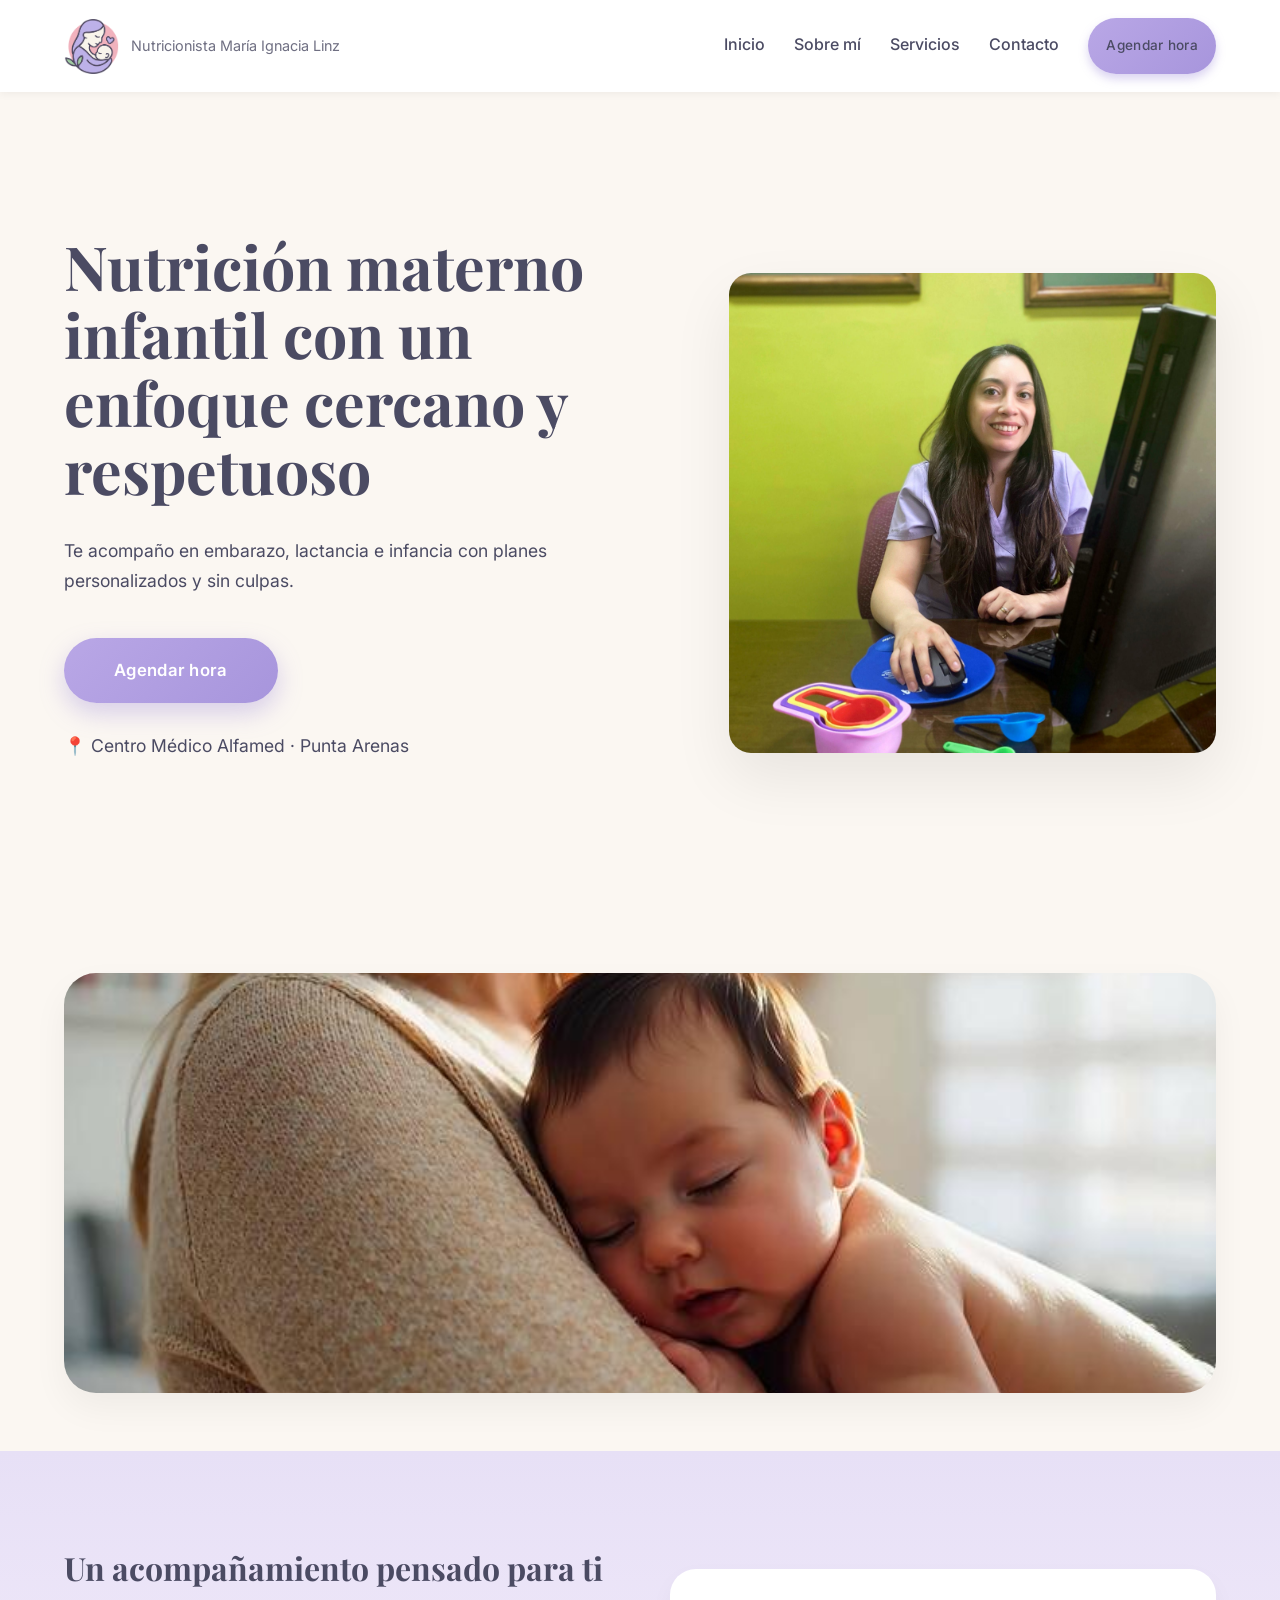
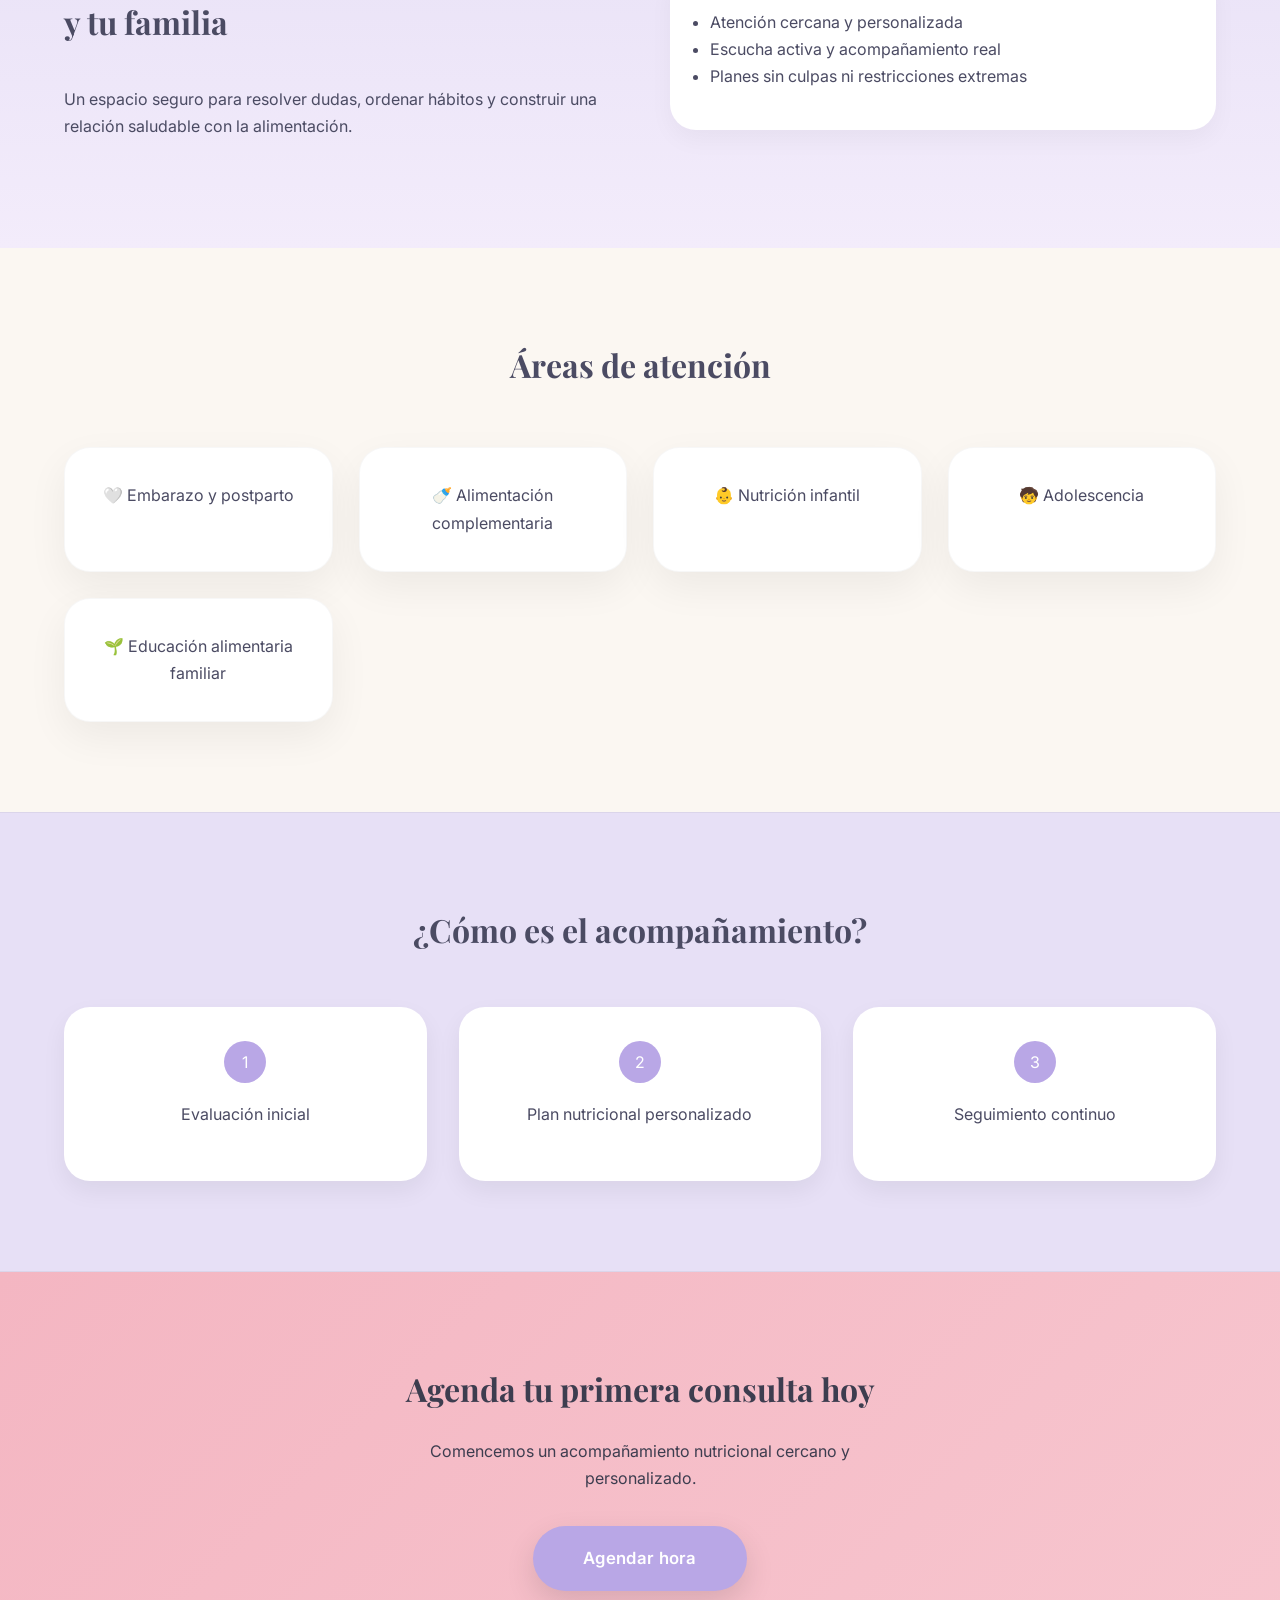
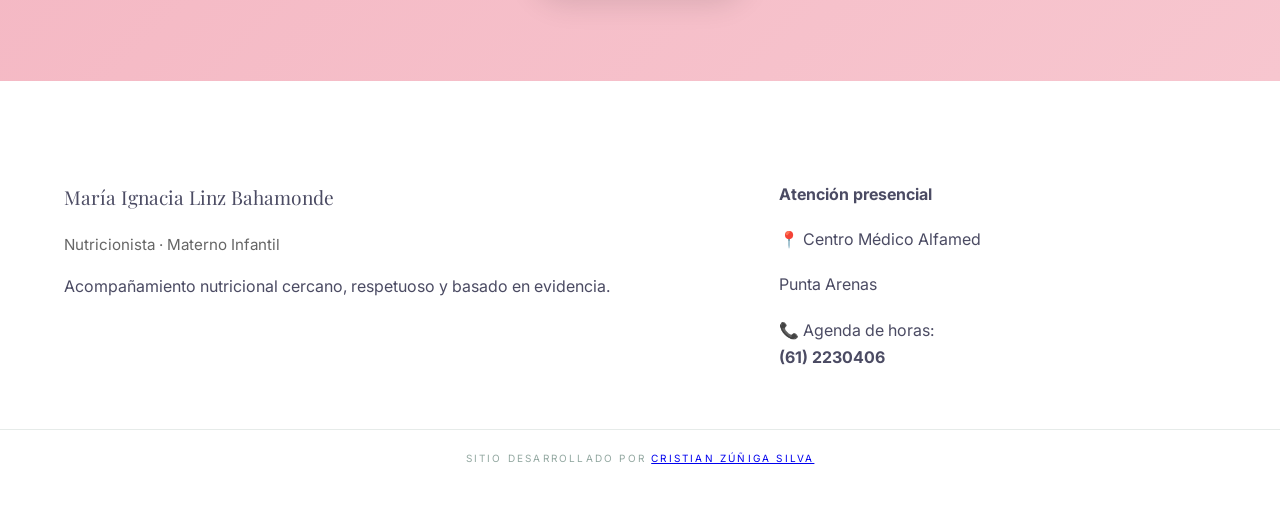
<file: index.html>
<!DOCTYPE html>
<html lang="es">
<head>
  <meta charset="UTF-8">
  <meta name="viewport" content="width=device-width, initial-scale=1.0">
  <title>María Ignacia Linz | Nutricionista Materno Infantil</title>
  <meta name="description" content="Nutrición materno infantil en Punta Arenas. Acompañamiento cercano durante embarazo, lactancia, infancia y adolescencia.">
  <link rel="stylesheet" href="styles.css">
  <link rel="preconnect" href="https://fonts.googleapis.com">
  <link rel="preconnect" href="https://fonts.gstatic.com" crossorigin>
  <link href="https://fonts.googleapis.com/css2?family=Playfair+Display:wght@500;600&family=Inter:wght@300;400;500&display=swap" rel="stylesheet">
</head>

<body class="home">

<header class="header">
  <div class="container header-content">
    <div class="brand">
        <img src="imagenes/logo 3.png" alt="Logo Nutrición Materno Infantil" class="logo">
        <span class="brand-name">Nutricionista María Ignacia Linz</span>
    </div>

    <button class="menu-toggle" aria-label="Abrir menú">
      ☰
    </button>

    <nav class="nav">
      <a href="index.html">Inicio</a>
      <a href="sobre-mi.html">Sobre mí</a>
      <a href="servicios.html">Servicios</a>
      <a href="contacto.html">Contacto</a>
      <a href="agendar.html" class="btn tertiary nav-cta">Agendar hora</a>
    </nav>

  </div>
</header>

<section class="hero">
  <div class="container hero-grid">
    <div class="hero-text">
      <h1>Nutrición materno infantil con un enfoque cercano y respetuoso</h1>
      <p class="hero-sub">
        Te acompaño en embarazo, lactancia e infancia con planes personalizados y sin culpas.
      </p>

      <div class="hero-buttons">
        <a href="agendar.html" class="btn primary">Agendar hora</a>
      </div>
      <p class="hero-meta">📍 Centro Médico Alfamed · Punta Arenas</p>
    </div>

    <div class="hero-image">
      
      <img src="imagenes/nutri.jpeg" alt="Nutrición materno infantil">
    </div>
  </div>
</section>

<section class="visual-connection">
  <div class="container">
    <img 
      src="imagenes/bebe.jpg" 
      alt="Acompañamiento nutricional materno infantil"
      class="visual-image"
    >
  </div>
</section>

<section class="emotional">
  <div class="container emotional-grid">
    <div>
      <h2>Un acompañamiento pensado para ti y tu familia</h2>
      <p>
        Un espacio seguro para resolver dudas, ordenar hábitos y construir una relación saludable con la alimentación.
      </p>

    </div>
    <div class="emotional-card">
      <ul class="emotional-list">
        <li>Atención cercana y personalizada</li>
        <li>Escucha activa y acompañamiento real</li>
        <li>Planes sin culpas ni restricciones extremas</li>
      </ul>

    </div>
  </div>
</section>

<section class="services">
  <div class="container">
    <h2>Áreas de atención</h2>
    <div class="services-grid">
      <div class="service-card">🤍 Embarazo y postparto</div>
      <div class="service-card">🍼 Alimentación complementaria</div>
      <div class="service-card">👶 Nutrición infantil</div>
      <div class="service-card">🧒 Adolescencia</div>
      <div class="service-card">🌱 Educación alimentaria familiar</div>
</div>

  </div>
</section>

<section class="process">
  <div class="container">
    <h2>¿Cómo es el acompañamiento?</h2>
    <div class="process-grid">
      <div class="process-step">
        <span>1</span>
        <p>Evaluación inicial</p>
      </div>
      <div class="process-step">
        <span>2</span>
        <p>Plan nutricional personalizado</p>
      </div>
      <div class="process-step">
        <span>3</span>
        <p>Seguimiento continuo</p>
      </div>
    </div>
  </div>
</section>

<section class="cta">
  <div class="container">

    <h2>Agenda tu primera consulta hoy</h2>

    <p>
      Comencemos un acompañamiento nutricional cercano y personalizado.
    </p>

    <a href="agendar.html" class="btn primary">Agendar hora</a>

  </div>
</section>


<footer class="footer">
  <div class="container footer-grid">

    <div class="footer-brand">
      <p class="footer-name">María Ignacia Linz Bahamonde</p>
      <p class="footer-role">Nutricionista · Materno Infantil</p>
      <p class="footer-phrase">
        Acompañamiento nutricional cercano, respetuoso y basado en evidencia.
      </p>
    </div>

    <div class="footer-contact">
      <p><strong>Atención presencial</strong></p>
      <p>📍 Centro Médico Alfamed</p>
      <p>Punta Arenas</p>
      <p class="footer-phone">
        📞 Agenda de horas: <br>
        <strong>(61) 2230406</strong>
      </p>
    </div>

  </div>

  <div class="footer-credit">
    <p>
      Sitio desarrollado por 
      <a href="https://www.linkedin.com/in/cristianzunigas/" target="_blank">
        Cristian Zúñiga Silva
      </a>
    </p>
  </div>
</footer>

<script src="main.js"></script>

</body>
</html>
</file>
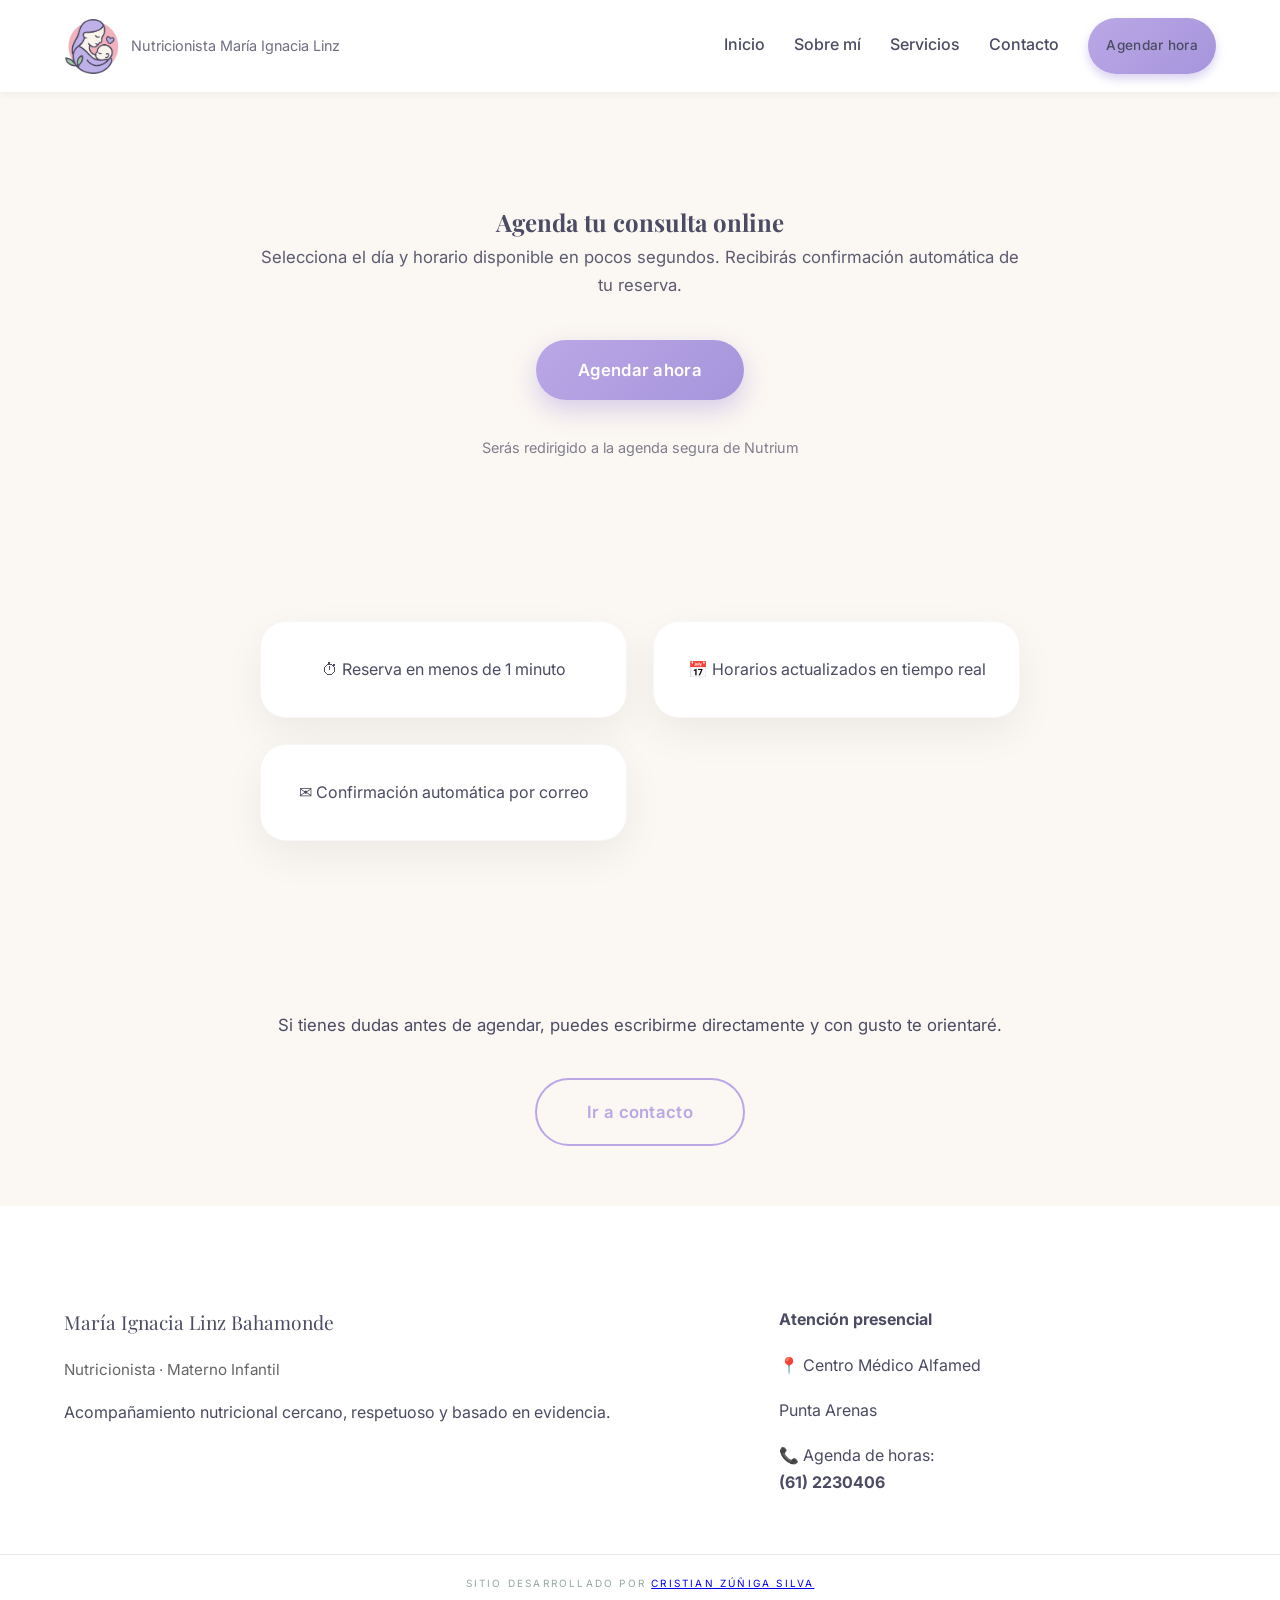
<file: agendar.html>
<!DOCTYPE html>
<html lang="es">
<head>
  <meta charset="UTF-8">
  <meta name="viewport" content="width=device-width, initial-scale=1.0">

  <title>Agendar hora | María Ignacia Linz</title>
  <meta name="description" content="Agenda tu consulta nutricional online de forma rápida y segura.">

  <link rel="stylesheet" href="styles.css">

  <link rel="preconnect" href="https://fonts.googleapis.com">
  <link rel="preconnect" href="https://fonts.gstatic.com" crossorigin>
  <link href="https://fonts.googleapis.com/css2?family=Playfair+Display:wght@500;600&family=Inter:wght@300;400;500&display=swap" rel="stylesheet">
</head>

<body class="agendar">

<header class="header">
  <div class="container header-content">

    <div class="brand">
      <img src="imagenes/logo 3.png" class="logo">
      <span class="brand-name">Nutricionista María Ignacia Linz</span>
    </div>

    <button class="menu-toggle">☰</button>

    <nav class="nav">
      <a href="index.html">Inicio</a>
      <a href="sobre-mi.html">Sobre mí</a>
      <a href="servicios.html">Servicios</a>
      <a href="contacto.html">Contacto</a>
      <a href="agendar.html" class="btn tertiary nav-cta">Agendar hora</a>
    </nav>

  </div>
</header>


<!-- HERO AGENDA -->
<section class="agendar-hero">
  <div class="container narrow">

    <h1>Agenda tu consulta online</h1>

    <p class="agendar-sub">
      Selecciona el día y horario disponible en pocos segundos.
      Recibirás confirmación automática de tu reserva.
    </p>

    <a 
      href="https://nutrium.com/p/nutricionistamilinz/schedule"
      target="_blank"
      class="btn primary agendar-btn">
      Agendar ahora
    </a>

    <p class="agendar-note">
      Serás redirigido a la agenda segura de 
      Nutrium
    </p>

  </div>
</section>


<!-- BENEFICIOS -->
<section class="services">
  <div class="container narrow">

    <div class="services-grid">

      <div class="service-card">⏱ Reserva en menos de 1 minuto</div>
      <div class="service-card">📅 Horarios actualizados en tiempo real</div>
      <div class="service-card">✉ Confirmación automática por correo</div>

    </div>

  </div>
</section>


<!-- CTA HUMANO -->
<section class="editorial-close">
  <div class="container narrow">
    <p>
      Si tienes dudas antes de agendar,
      puedes escribirme directamente y con gusto te orientaré.
    </p>

    <a href="contacto.html" class="btn secondary" style="margin-top:20px;">
      Ir a contacto
    </a>
  </div>
</section>


<footer class="footer">
  <div class="container footer-grid">

    <div class="footer-brand">
      <p class="footer-name">María Ignacia Linz Bahamonde</p>
      <p class="footer-role">Nutricionista · Materno Infantil</p>
      <p class="footer-phrase">
        Acompañamiento nutricional cercano, respetuoso y basado en evidencia.
      </p>
    </div>

    <div class="footer-contact">
      <p><strong>Atención presencial</strong></p>
      <p>📍 Centro Médico Alfamed</p>
      <p>Punta Arenas</p>
      <p class="footer-phone">
        📞 Agenda de horas: <br>
        <strong>(61) 2230406</strong>
      </p>
    </div>

  </div>

  <div class="footer-credit">
    <p>
      Sitio desarrollado por 
      <a href="https://www.linkedin.com/in/cristianzunigas/" target="_blank">
        Cristian Zúñiga Silva
      </a>
    </p>
  </div>
</footer>


<script src="main.js"></script>
</body>
</html>
</file>
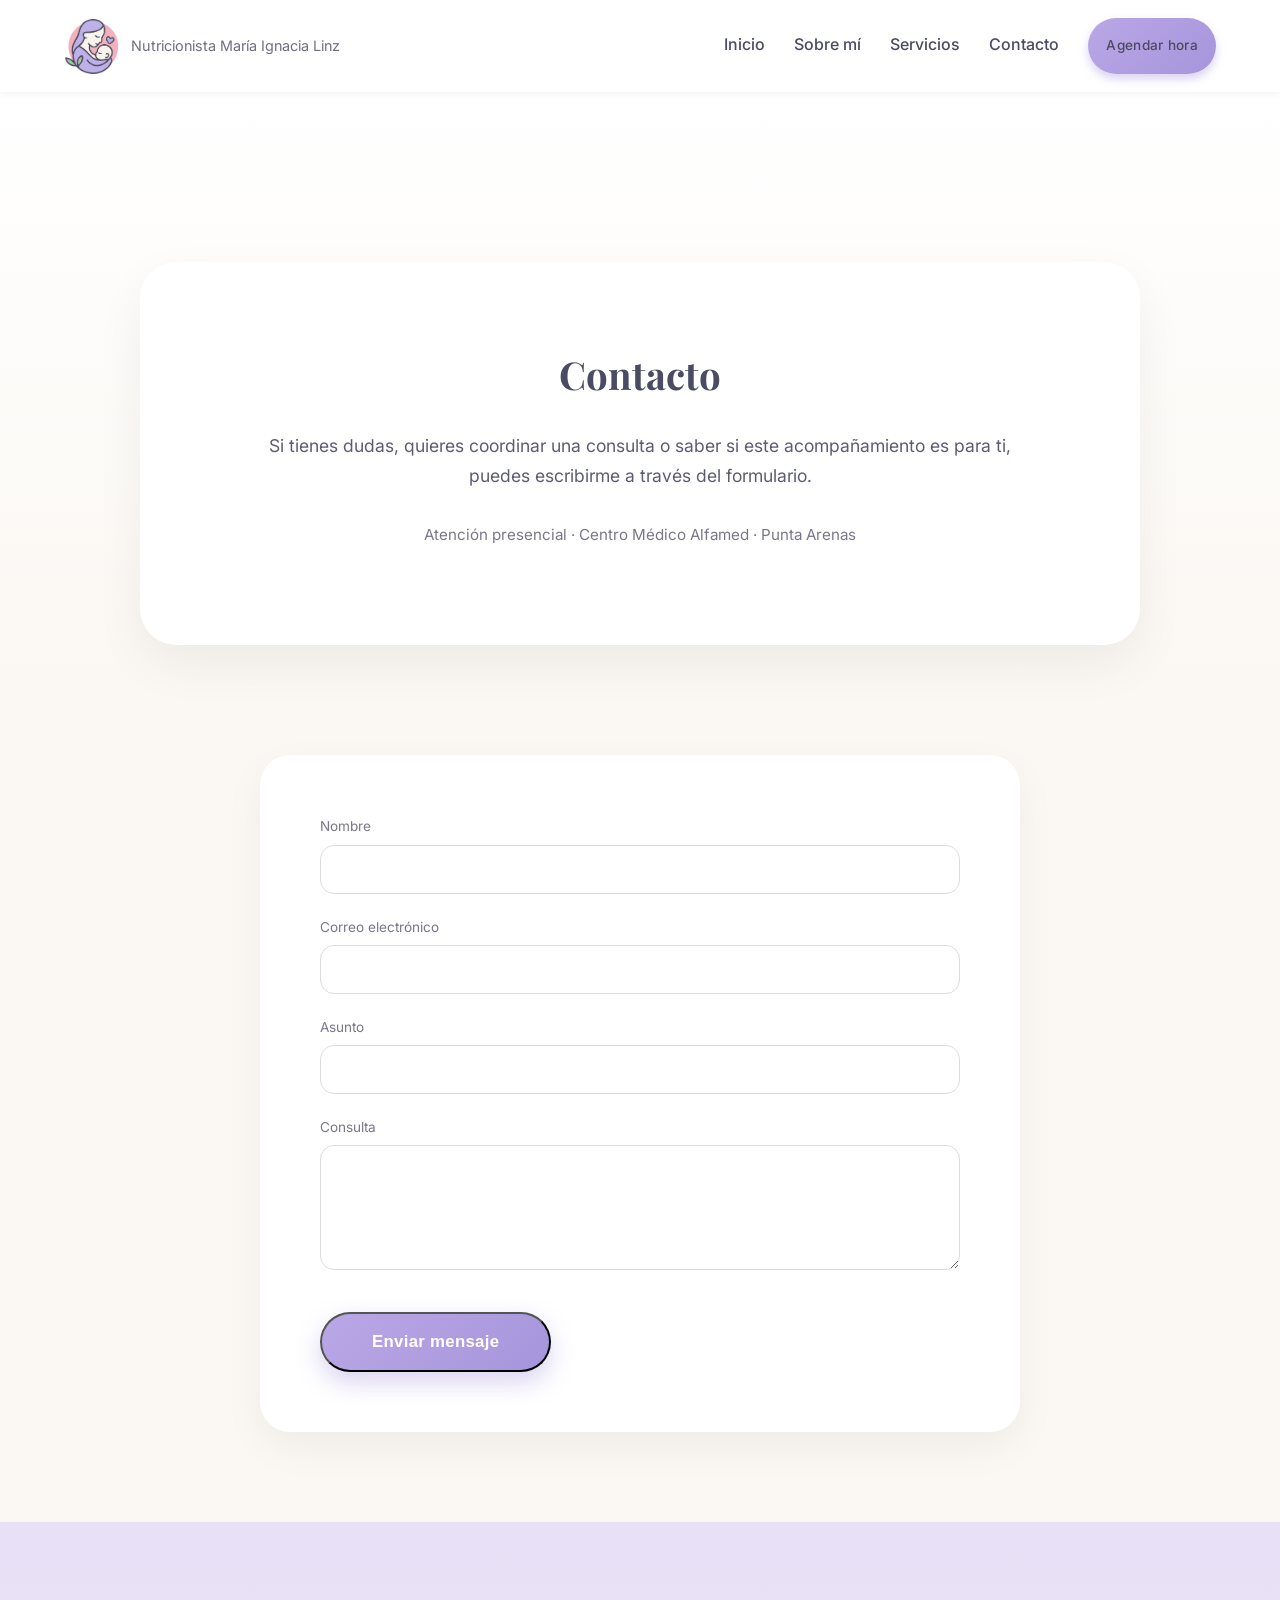
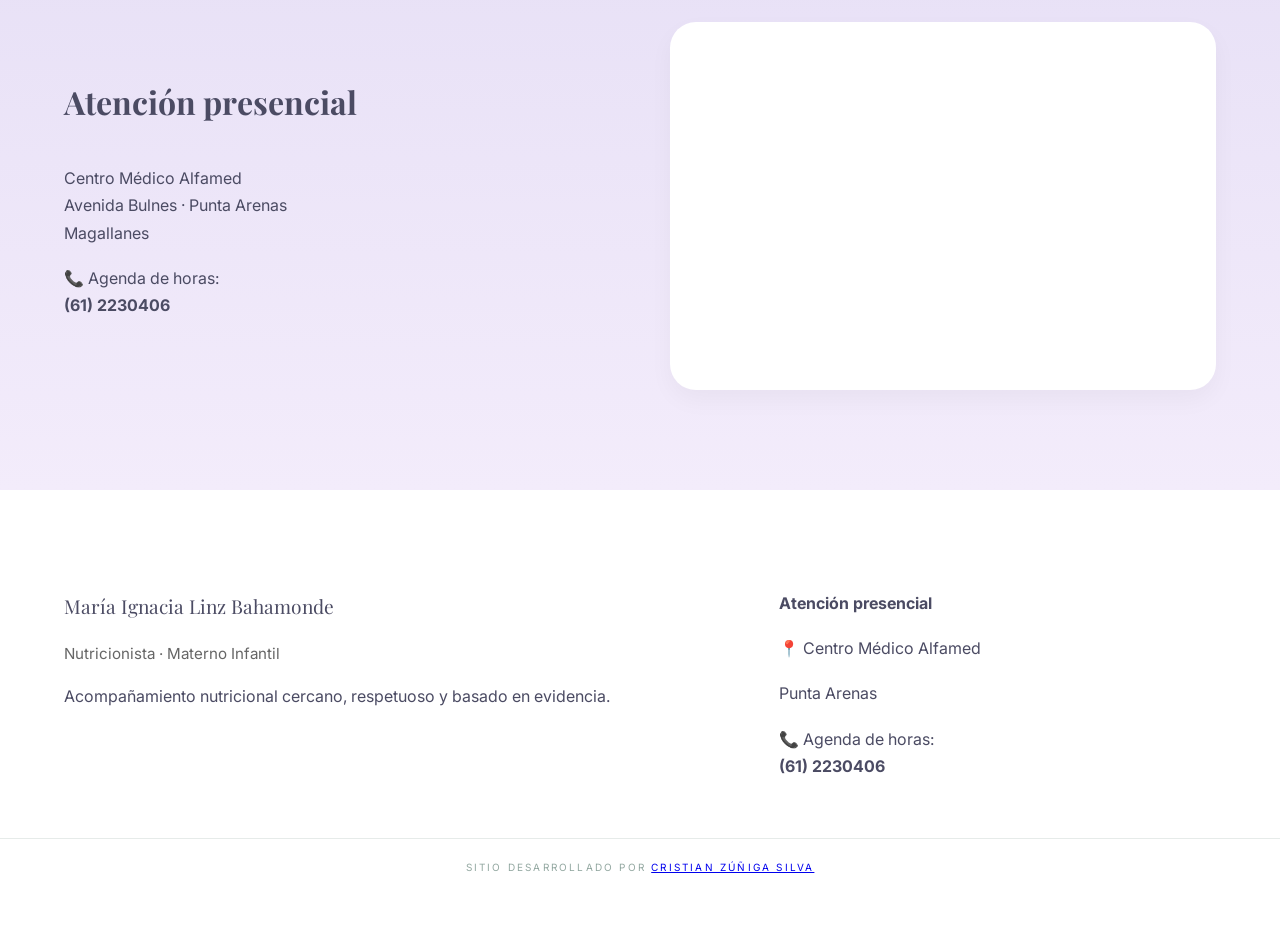
<file: contacto.html>
<!DOCTYPE html>
<html lang="es">
<head>
  <meta charset="UTF-8">
  <meta name="viewport" content="width=device-width, initial-scale=1.0">
  <title>Contacto | María Ignacia Linz</title>
  <meta name="description" content="Contacto con María Ignacia Linz, nutricionista materno infantil en Punta Arenas. Agenda tu consulta o envía tus dudas.">
  
  <link rel="stylesheet" href="styles.css">

  <link rel="preconnect" href="https://fonts.googleapis.com">
  <link rel="preconnect" href="https://fonts.gstatic.com" crossorigin>
  <link href="https://fonts.googleapis.com/css2?family=Playfair+Display:wght@500;600&family=Inter:wght@300;400;500&display=swap" rel="stylesheet">
</head>

<body class="contacto">

<header class="header">
  <div class="container header-content">
    <div class="brand">
      <img src="imagenes/logo 3.png" alt="Logo Nutrición Materno Infantil" class="logo">
      <span class="brand-name">Nutricionista María Ignacia Linz</span>
    </div>

    <button class="menu-toggle" aria-label="Abrir menú">
      ☰
    </button>

    <nav class="nav">
      <a href="index.html">Inicio</a>
      <a href="sobre-mi.html">Sobre mí</a>
      <a href="servicios.html">Servicios</a>
      <a href="contacto.html">Contacto</a>
      <a href="agendar.html" class="btn tertiary nav-cta">Agendar hora</a>
    </nav>

  </div>
</header>

<section class="services-intro">
  <div class="services-intro-box">
    <div class="container services-intro-content">
      <h1>Contacto</h1>
      <p class="services-intro-text">
        Si tienes dudas, quieres coordinar una consulta o saber si este
        acompañamiento es para ti, puedes escribirme a través del formulario.
      </p>
      <p class="services-intro-meta">
        Atención presencial · Centro Médico Alfamed · Punta Arenas
      </p>
    </div>
  </div>
</section>

<section>
  <div class="container narrow">
    
    <form 
      action="https://formspree.io/f/xkoonzjy"
      method="POST"
      class="contact-form"
    >

      <div class="form-group">
        <label for="name">Nombre</label>
        <input type="text" id="name" name="nombre" required>
      </div>

      <div class="form-group">
        <label for="email">Correo electrónico</label>
        <input type="email" id="email" name="email" required>
      </div>

      <div class="form-group">
        <label for="subject">Asunto</label>
        <input type="text" id="subject" name="asunto" required>
      </div>

      <div class="form-group">
        <label for="message">Consulta</label>
        <textarea id="message" name="mensaje" rows="5" required></textarea>
      </div>

      <button type="submit" class="btn primary">
        Enviar mensaje
      </button>

    </form>

  </div>
</section>

<section class="emotional">
  <div class="container emotional-grid">

    <div>
      <h2>Atención presencial</h2>
      <p>
        Centro Médico Alfamed<br>
        Avenida Bulnes · Punta Arenas<br>
        Magallanes
      </p>
      <p>
        📞 Agenda de horas:<br>
        <strong>(61) 2230406</strong>
      </p>
    </div>

    <div class="emotional-card">
      <iframe
        src="https://www.google.com/maps?q=Centro%20M%C3%A9dico%20Alfamed%20Punta%20Arenas&output=embed"
        width="100%"
        height="280"
        style="border:0;"
        allowfullscreen=""
        loading="lazy"
        referrerpolicy="no-referrer-when-downgrade">
      </iframe>
    </div>

  </div>
</section>

<footer class="footer">
  <div class="container footer-grid">

    <div class="footer-brand">
      <p class="footer-name">María Ignacia Linz Bahamonde</p>
      <p class="footer-role">Nutricionista · Materno Infantil</p>
      <p class="footer-phrase">
        Acompañamiento nutricional cercano, respetuoso y basado en evidencia.
      </p>
    </div>

    <div class="footer-contact">
      <p><strong>Atención presencial</strong></p>
      <p>📍 Centro Médico Alfamed</p>
      <p>Punta Arenas</p>
      <p class="footer-phone">
        📞 Agenda de horas:<br>
        <strong>(61) 2230406</strong>
      </p>
    </div>

  </div>

  <div class="footer-credit">
    <p>
      Sitio desarrollado por
      <a href="https://www.linkedin.com/in/cristianzunigas/" target="_blank">
        Cristian Zúñiga Silva
      </a>
    </p>
  </div>
</footer>

<script src="main.js"></script>
</body>
</html>
</file>
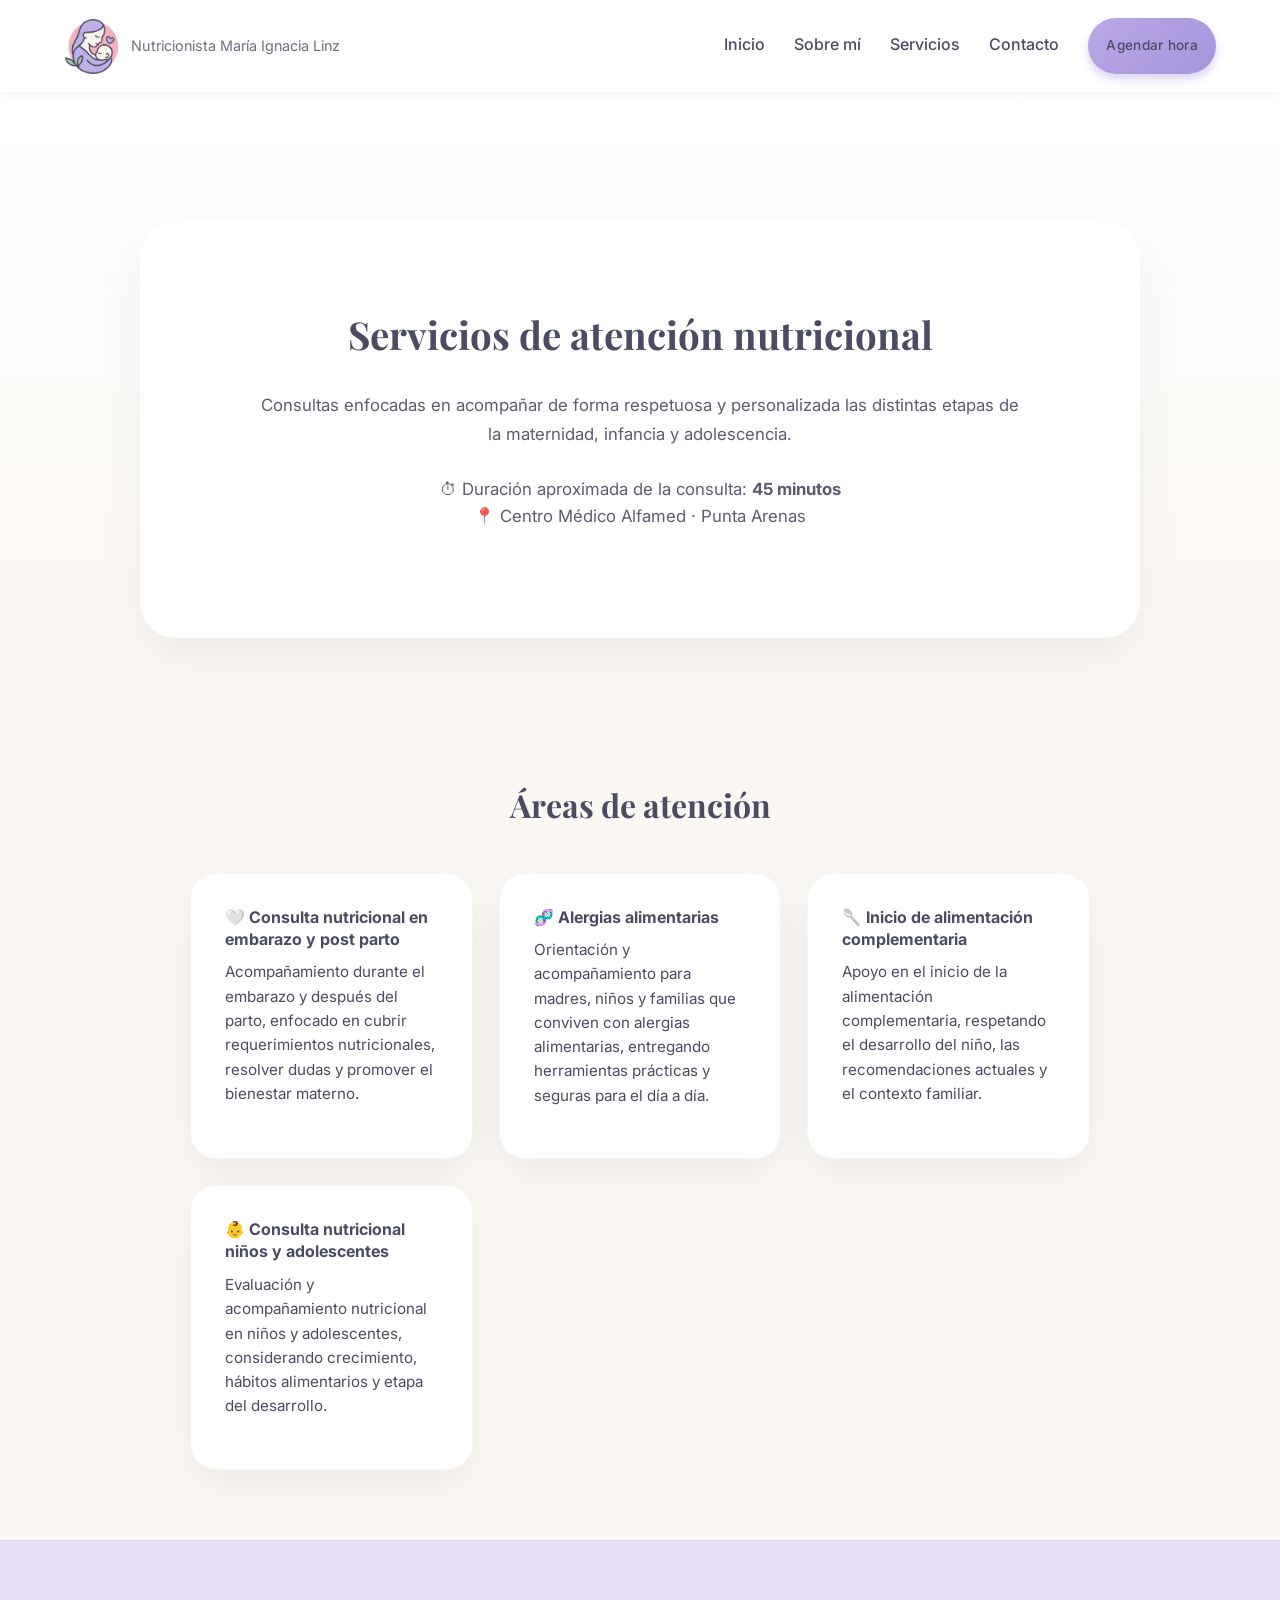
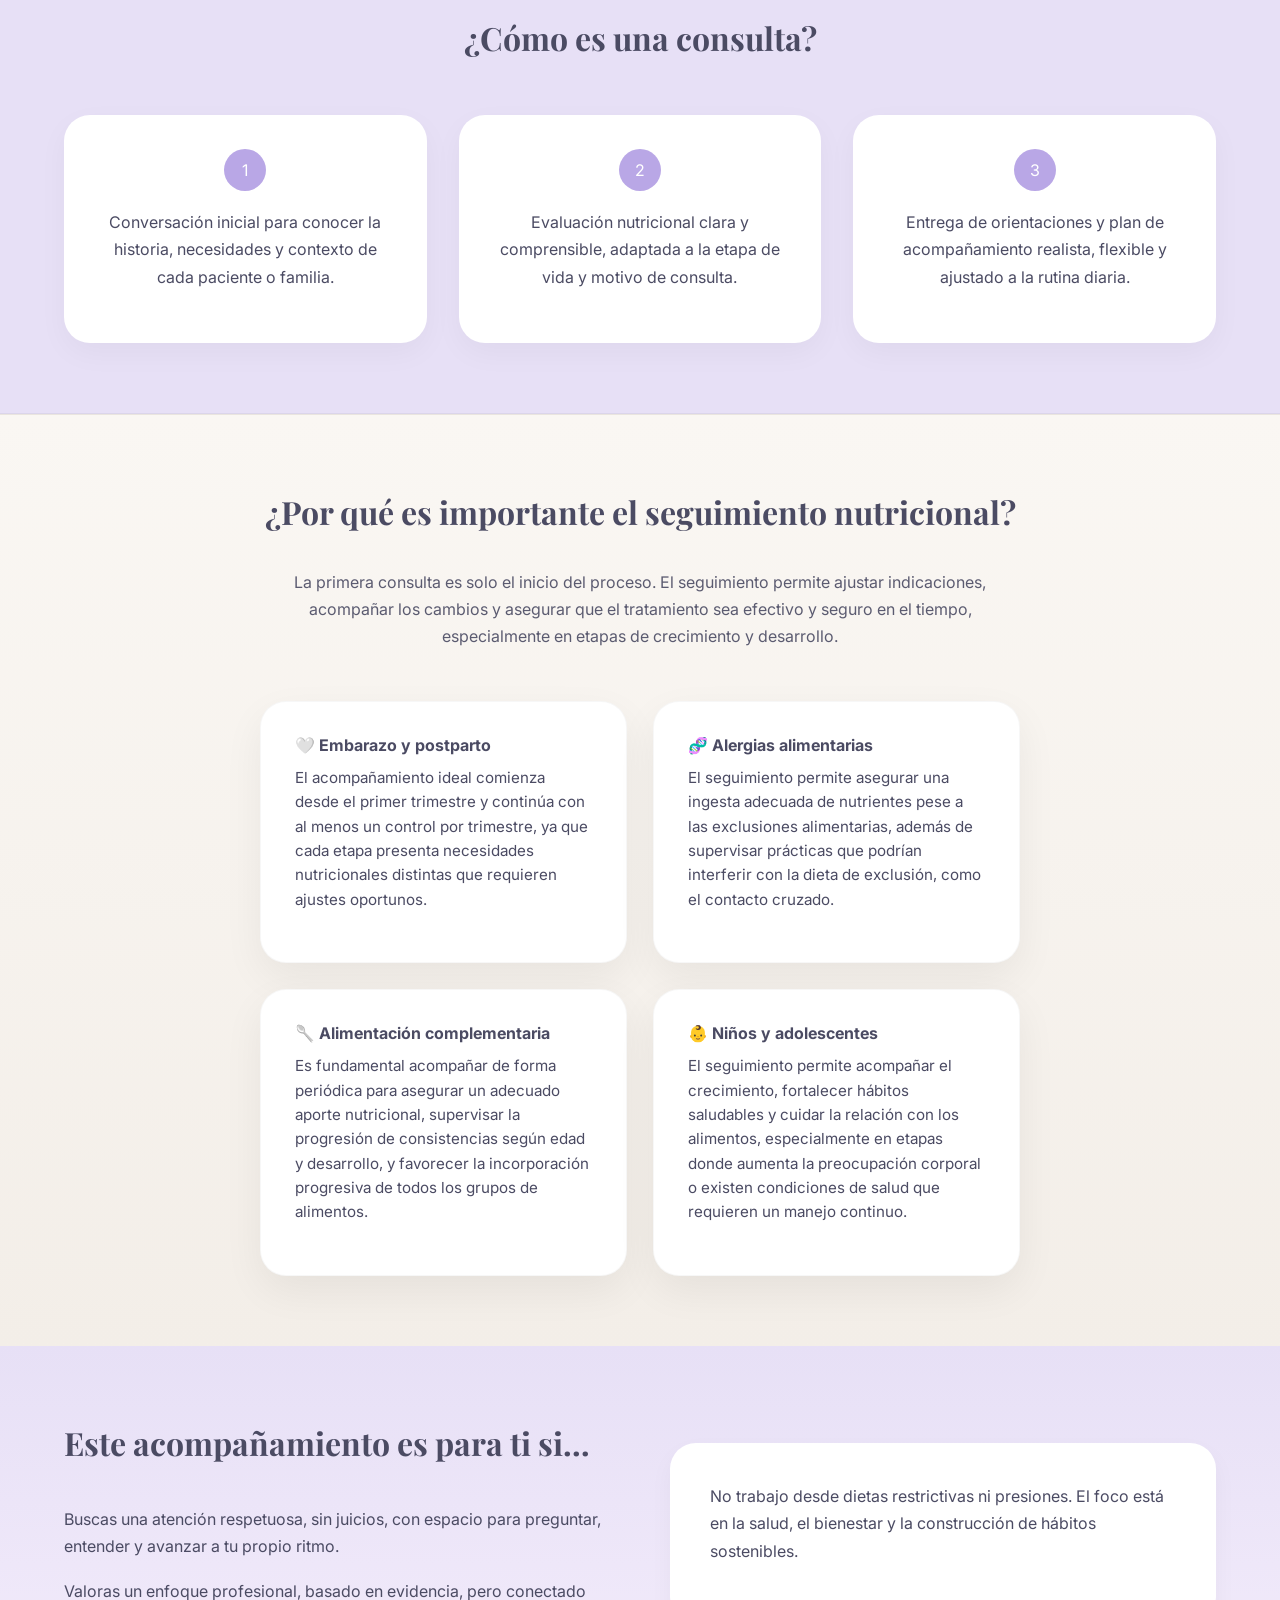
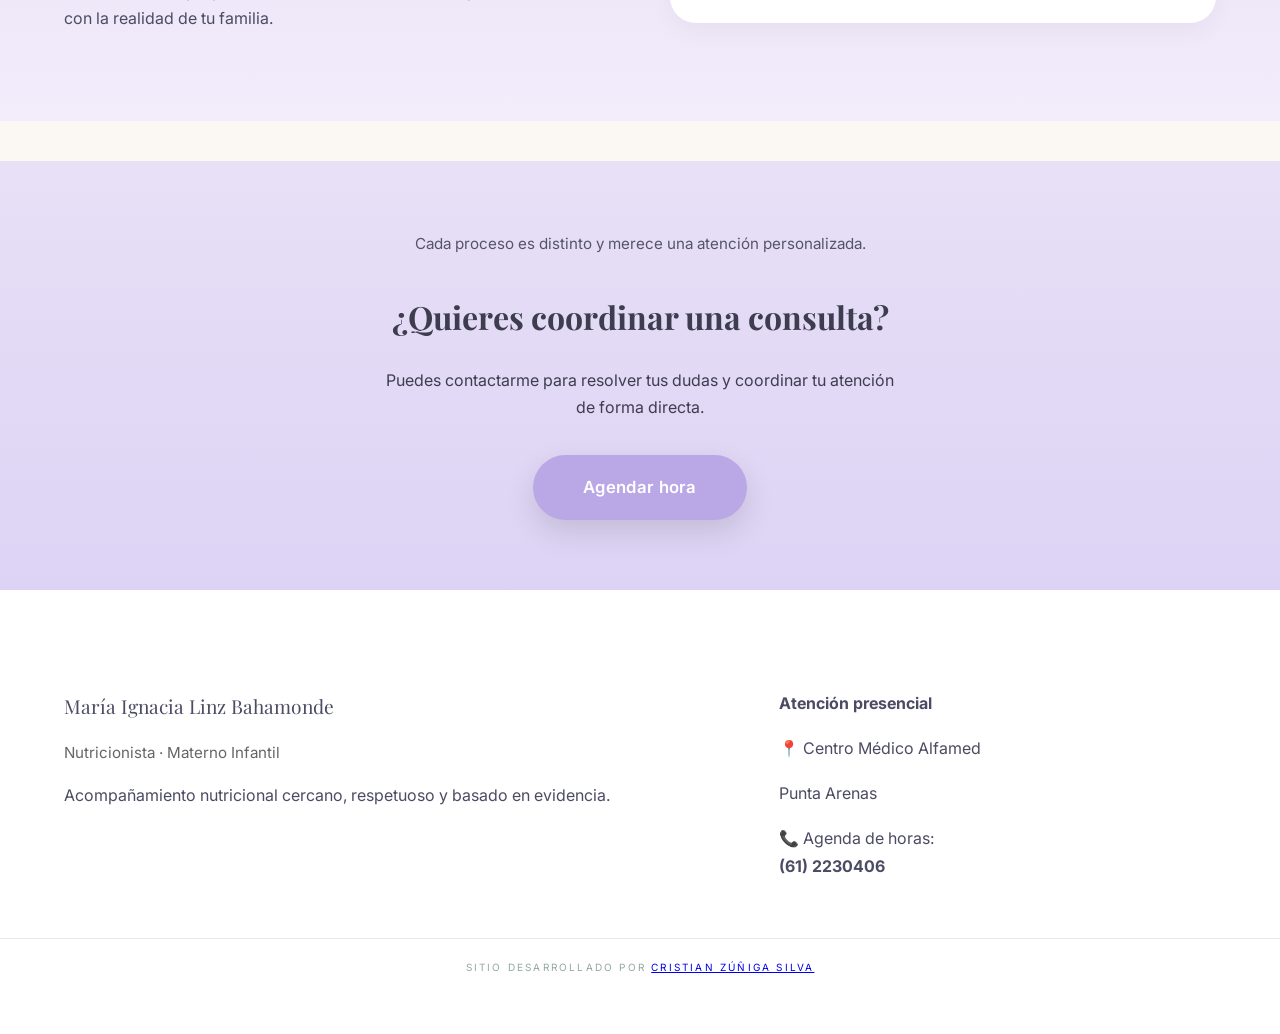
<file: servicios.html>
<!DOCTYPE html>
<html lang="es">
<head>
  <meta charset="UTF-8">
  <meta name="viewport" content="width=device-width, initial-scale=1.0">
  <title>Servicios | María Ignacia Linz</title>
  <meta name="description" content="Consultas de nutrición materno infantil en Punta Arenas. Embarazo, post parto, alimentación complementaria, alergias alimentarias y nutrición pediátrica.">
  <link rel="stylesheet" href="styles.css">
  <link rel="preconnect" href="https://fonts.googleapis.com">
  <link rel="preconnect" href="https://fonts.gstatic.com" crossorigin>
  <link href="https://fonts.googleapis.com/css2?family=Playfair+Display:wght@500;600&family=Inter:wght@300;400;500&display=swap" rel="stylesheet">
</head>

<body class="servicios">

<header class="header">
  <div class="container header-content">
    <div class="brand">
      <img src="imagenes/logo 3.png" alt="Logo Nutrición Materno Infantil" class="logo">
      <span class="brand-name">Nutricionista María Ignacia Linz</span>
    </div>

    <button class="menu-toggle" aria-label="Abrir menú">
      ☰
    </button>
    
    <nav class="nav">
      <a href="index.html">Inicio</a>
      <a href="sobre-mi.html">Sobre mí</a>
      <a href="servicios.html">Servicios</a>
      <a href="contacto.html">Contacto</a>
      <a href="agendar.html" class="btn tertiary nav-cta">Agendar hora</a>
    </nav>

  </div>
</header>

<section class="services-intro">
  <div class="services-intro-box">
    <div class="container services-intro-content">
      <h1>Servicios de atención nutricional</h1>
      <p class="services-intro-text">
        Consultas enfocadas en acompañar de forma respetuosa y personalizada
        las distintas etapas de la maternidad, infancia y adolescencia.
      </p>
      <p class="services-intro-meta">
        ⏱ Duración aproximada de la consulta: <strong>45 minutos</strong><br>
        📍 Centro Médico Alfamed · Punta Arenas
      </p>
    </div>
  </div>
</section>

<section class="services">
  <div class="container">
    <h2>Áreas de atención</h2>

    <div class="services-grid">
      <div class="service-card">
        <strong>🤍 Consulta nutricional en embarazo y post parto</strong>
        <p>
          Acompañamiento durante el embarazo y después del parto,
          enfocado en cubrir requerimientos nutricionales,
          resolver dudas y promover el bienestar materno.
        </p>
      </div>

      <div class="service-card">
        <strong>🧬 Alergias alimentarias</strong>
        <p>
          Orientación y acompañamiento para madres, niños y familias
          que conviven con alergias alimentarias,
          entregando herramientas prácticas y seguras para el día a día.
        </p>
      </div>

      <div class="service-card">
        <strong>🥄 Inicio de alimentación complementaria</strong>
        <p>
          Apoyo en el inicio de la alimentación complementaria,
          respetando el desarrollo del niño,
          las recomendaciones actuales y el contexto familiar.
        </p>
      </div>

      <div class="service-card">
        <strong>👶 Consulta nutricional niños y adolescentes</strong>
        <p>
          Evaluación y acompañamiento nutricional en niños y adolescentes,
          considerando crecimiento, hábitos alimentarios
          y etapa del desarrollo.
        </p>
      </div>
    </div>
  </div>
</section>

<section class="process">
  <div class="container">
    <h2>¿Cómo es una consulta?</h2>

    <div class="process-grid">
      <div class="process-step">
        <span>1</span>
        <p>
          Conversación inicial para conocer la historia,
          necesidades y contexto de cada paciente o familia.
        </p>
      </div>

      <div class="process-step">
        <span>2</span>
        <p>
          Evaluación nutricional clara y comprensible,
          adaptada a la etapa de vida y motivo de consulta.
        </p>
      </div>

      <div class="process-step">
        <span>3</span>
        <p>
          Entrega de orientaciones y plan de acompañamiento
          realista, flexible y ajustado a la rutina diaria.
        </p>
      </div>
    </div>
  </div>
</section>

<section class="services follow-up">
  <div class="container narrow">
    <h2 class="follow-up-title">
      ¿Por qué es importante el seguimiento nutricional?
    </h2>

    <p class="follow-up-intro">
      La primera consulta es solo el inicio del proceso.
      El seguimiento permite ajustar indicaciones, acompañar los cambios
      y asegurar que el tratamiento sea efectivo y seguro en el tiempo,
      especialmente en etapas de crecimiento y desarrollo.
    </p>

    <div class="services-grid">

      <div class="service-card">
        <strong>🤍 Embarazo y postparto</strong>
        <p>
          El acompañamiento ideal comienza desde el primer trimestre
          y continúa con al menos un control por trimestre,
          ya que cada etapa presenta necesidades nutricionales distintas
          que requieren ajustes oportunos.
        </p>
      </div>

      <div class="service-card">
        <strong>🧬 Alergias alimentarias</strong>
        <p>
          El seguimiento permite asegurar una ingesta adecuada de nutrientes
          pese a las exclusiones alimentarias,
          además de supervisar prácticas que podrían interferir
          con la dieta de exclusión, como el contacto cruzado.
        </p>
      </div>

      <div class="service-card">
        <strong>🥄 Alimentación complementaria</strong>
        <p>
          Es fundamental acompañar de forma periódica
          para asegurar un adecuado aporte nutricional,
          supervisar la progresión de consistencias según edad y desarrollo,
          y favorecer la incorporación progresiva de todos los grupos de alimentos.
        </p>
      </div>

      <div class="service-card">
        <strong>👶 Niños y adolescentes</strong>
        <p>
          El seguimiento permite acompañar el crecimiento,
          fortalecer hábitos saludables
          y cuidar la relación con los alimentos,
          especialmente en etapas donde aumenta la preocupación corporal
          o existen condiciones de salud que requieren un manejo continuo.
        </p>
      </div>

    </div>
  </div>
</section>

<section class="emotional">
  <div class="container emotional-grid">
    <div>
      <h2>Este acompañamiento es para ti si…</h2>
      <p>
        Buscas una atención respetuosa, sin juicios,
        con espacio para preguntar, entender y avanzar a tu propio ritmo.
      </p>
      <p>
        Valoras un enfoque profesional, basado en evidencia,
        pero conectado con la realidad de tu familia.
      </p>
    </div>

    <div class="emotional-card">
      <p>
        No trabajo desde dietas restrictivas ni presiones.
        El foco está en la salud, el bienestar
        y la construcción de hábitos sostenibles.
      </p>
    </div>
  </div>
</section>

<section class="cta">
  <div class="container">
    <p class="cta-pre">
      Cada proceso es distinto y merece una atención personalizada.
    </p>
    <h2>¿Quieres coordinar una consulta?</h2>
    <p>
      Puedes contactarme para resolver tus dudas
      y coordinar tu atención de forma directa.
    </p>
    <a href="contacto.html" class="btn primary">Agendar hora</a>
  </div>
</section>

<footer class="footer">
  <div class="container footer-grid">

    <div class="footer-brand">
      <p class="footer-name">María Ignacia Linz Bahamonde</p>
      <p class="footer-role">Nutricionista · Materno Infantil</p>
      <p class="footer-phrase">
        Acompañamiento nutricional cercano, respetuoso y basado en evidencia.
      </p>
    </div>

    <div class="footer-contact">
      <p><strong>Atención presencial</strong></p>
      <p>📍 Centro Médico Alfamed</p>
      <p>Punta Arenas</p>
      <p class="footer-phone">
        📞 Agenda de horas: <br>
        <strong>(61) 2230406</strong>
      </p>
    </div>

  </div>

  <div class="footer-credit">
    <p>
      Sitio desarrollado por
      <a href="https://www.linkedin.com/in/cristianzunigas/" target="_blank">
        Cristian Zúñiga Silva
      </a>
    </p>
  </div>
</footer>

<script src="main.js"></script>
</body>
</html>
</file>
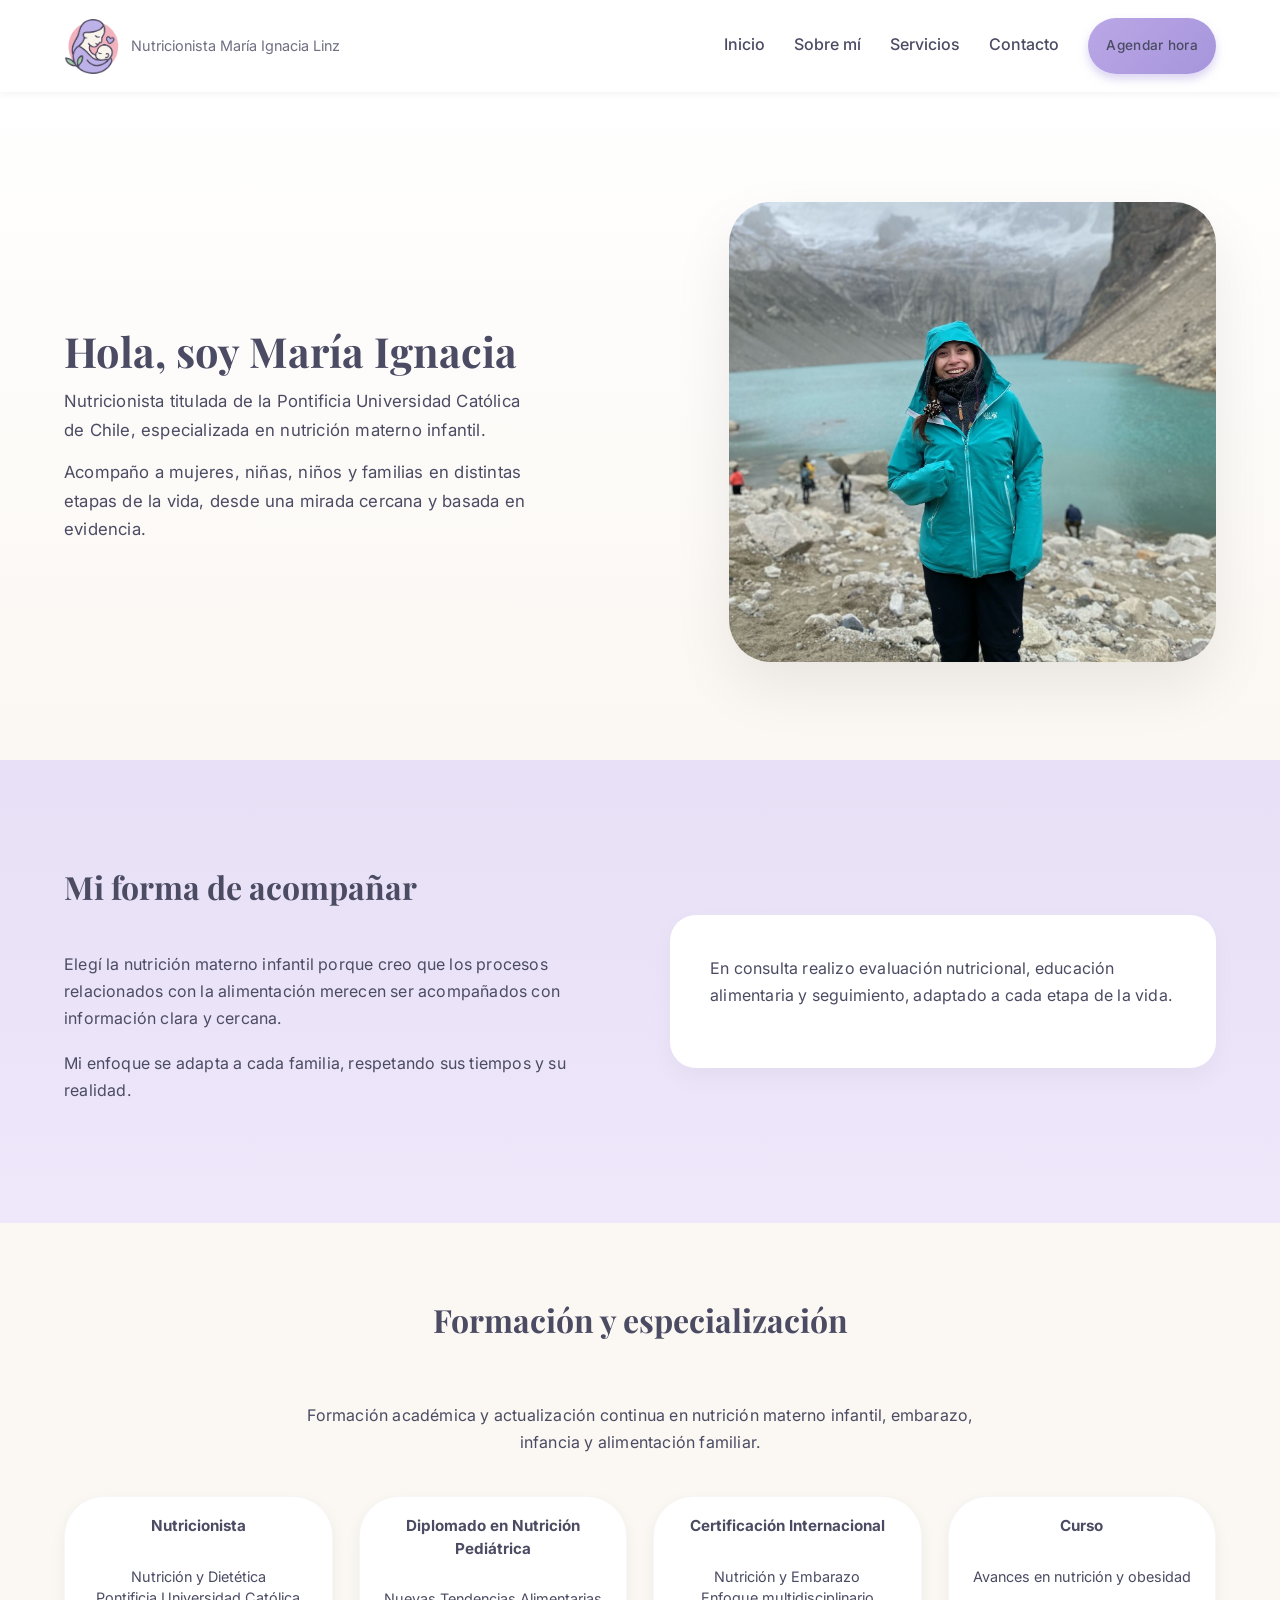
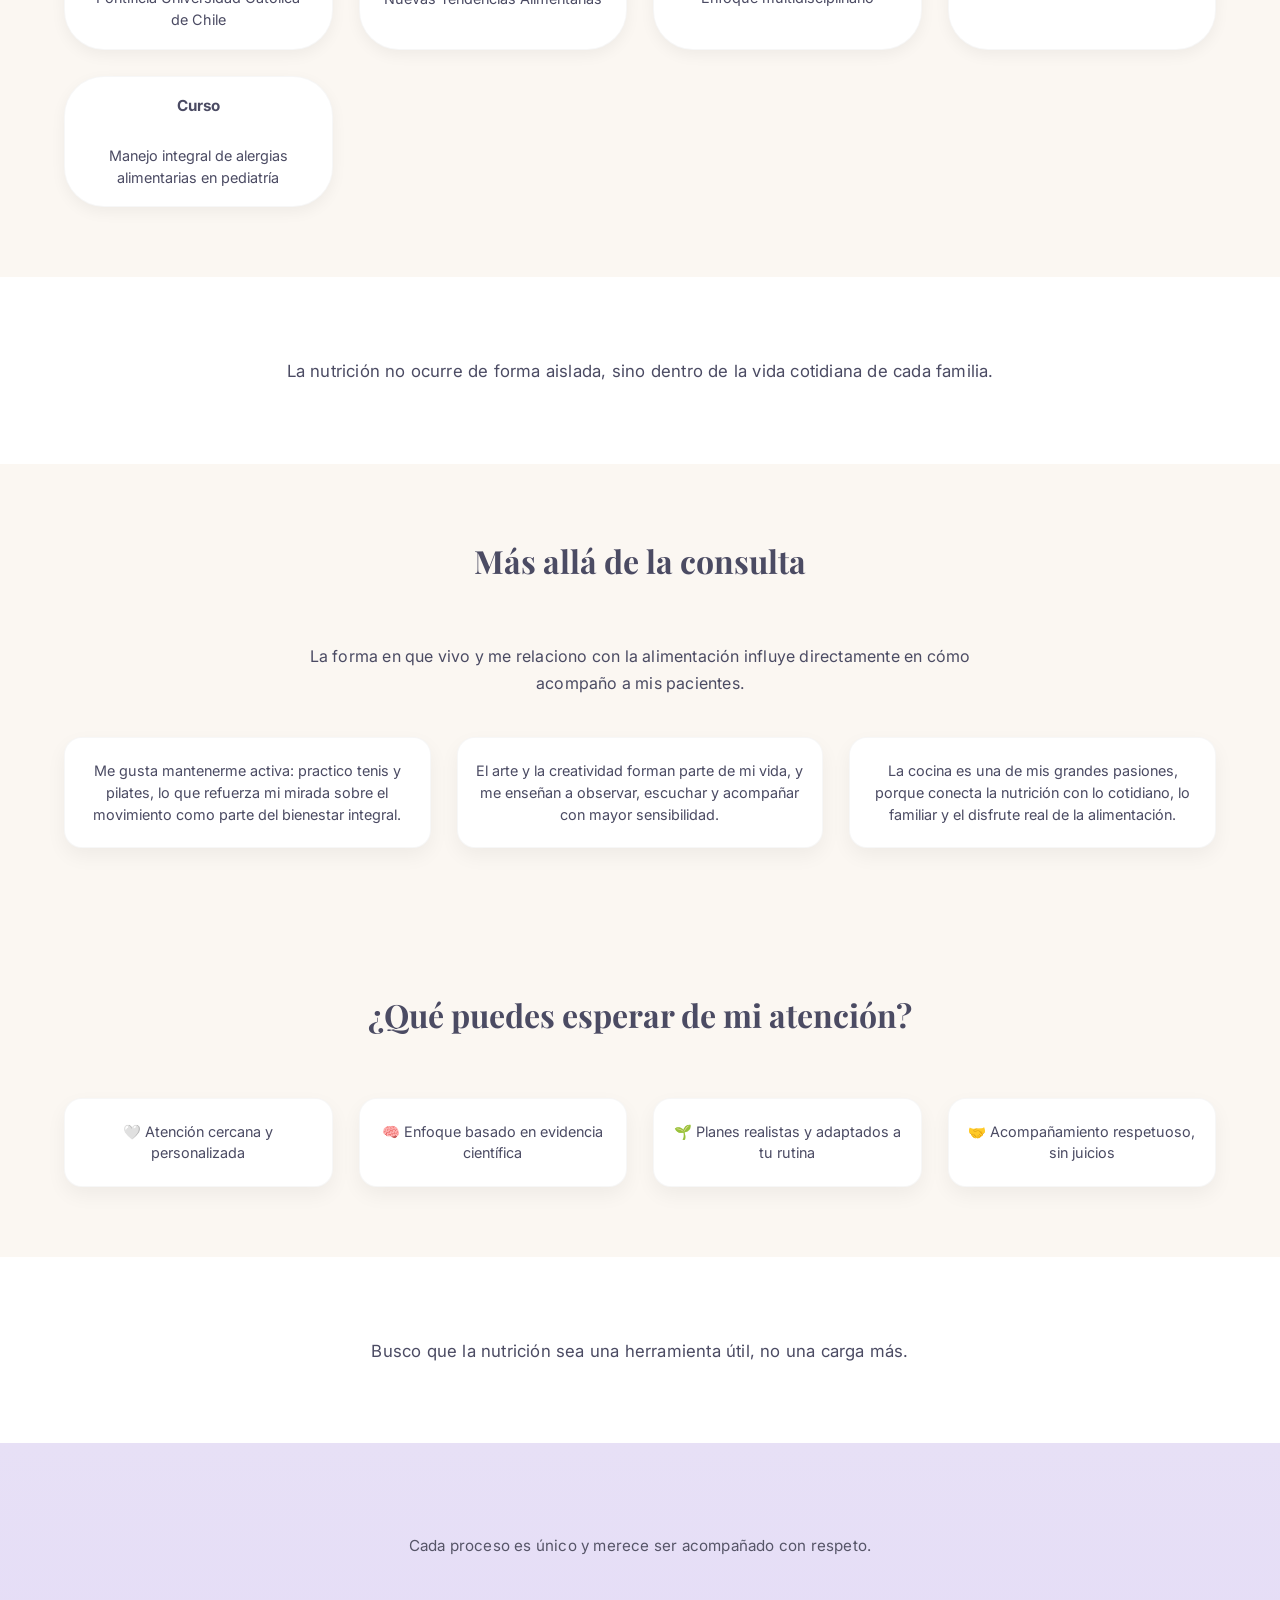
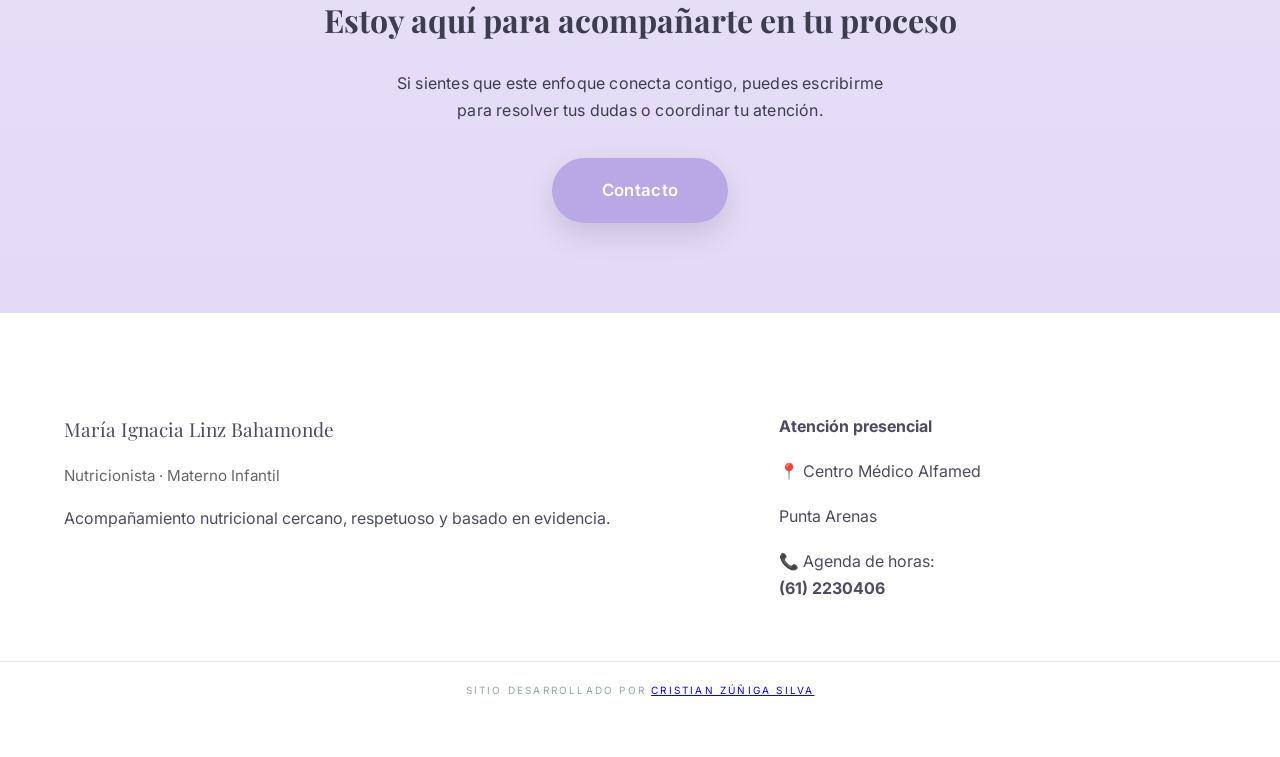
<file: sobre-mi.html>
<!DOCTYPE html>
<html lang="es">
<head>
  <meta charset="UTF-8">
  <meta name="viewport" content="width=device-width, initial-scale=1.0">
  <title>Sobre mí | María Ignacia Linz</title>
  <meta name="description" content="Conoce a María Ignacia Linz, nutricionista materno infantil en Punta Arenas. Acompañamiento cercano, respetuoso y basado en evidencia.">
  <link rel="stylesheet" href="styles.css">
  <link rel="preconnect" href="https://fonts.googleapis.com">
  <link rel="preconnect" href="https://fonts.gstatic.com" crossorigin>
  <link href="https://fonts.googleapis.com/css2?family=Playfair+Display:wght@500;600&family=Inter:wght@300;400;500&display=swap" rel="stylesheet">
</head>

<body class="sobre-mi">

<header class="header">
  <div class="container header-content">
    <div class="brand">
      <img src="imagenes/logo 3.png" alt="Logo Nutrición Materno Infantil" class="logo">
      <span class="brand-name">Nutricionista María Ignacia Linz</span>
    </div>

    <button class="menu-toggle" aria-label="Abrir menú">
      ☰
    </button>

    <nav class="nav">
      <a href="index.html">Inicio</a>
      <a href="sobre-mi.html">Sobre mí</a>
      <a href="servicios.html">Servicios</a>
      <a href="contacto.html">Contacto</a>
      <a href="agendar.html" class="btn tertiary nav-cta">Agendar hora</a>
    </nav>

  </div>
</header>

<main class="editorial">

<!-- HERO -->
<section class="hero">
  <div class="container hero-grid">
    <div class="hero-text">
      <h1>Hola, soy María Ignacia</h1>

      <p>
        Nutricionista titulada de la Pontificia Universidad Católica de Chile,
        especializada en nutrición materno infantil.
      </p>

      <p>
        Acompaño a mujeres, niñas, niños y familias en distintas etapas de la vida,
        desde una mirada cercana y basada en evidencia.
      </p>
    </div>

    <div class="hero-image">
      <img src="imagenes/nta.jpeg" alt="María Ignacia Linz">
    </div>
  </div>
</section>

<!-- ENFOQUE PROFESIONAL -->
<section class="emotional">
  <div class="container emotional-grid">
    <div>
      <h2>Mi forma de acompañar</h2>

      <p>
        Elegí la nutrición materno infantil porque creo que los procesos
        relacionados con la alimentación merecen ser acompañados
        con información clara y cercana.
      </p>

      <p>
        Mi enfoque se adapta a cada familia,
        respetando sus tiempos y su realidad.
      </p>
    </div>

    <div class="emotional-card">
      <p>
        En consulta realizo evaluación nutricional,
        educación alimentaria y seguimiento,
        adaptado a cada etapa de la vida.
      </p>
    </div>
  </div>
</section>

<!-- FORMACIÓN PROFESIONAL -->
<section class="services">
  <div class="container">
    <h2>Formación y especialización</h2>

    <p class="text-centered-narrow">
      Formación académica y actualización continua en nutrición materno infantil,
      embarazo, infancia y alimentación familiar.
    </p>

    <div class="services-grid">

      <div class="service-card">
        <strong>Nutricionista</strong><br>
        Nutrición y Dietética<br>
        Pontificia Universidad Católica de Chile
      </div>

      <div class="service-card">
        <strong>Diplomado en Nutrición Pediátrica</strong><br>
        Nuevas Tendencias Alimentarias
      </div>

      <div class="service-card">
        <strong>Certificación Internacional</strong><br>
        Nutrición y Embarazo<br>
        Enfoque multidisciplinario
      </div>

      <div class="service-card">
        <strong>Curso</strong><br>
        Avances en nutrición y obesidad
      </div>

      <div class="service-card">
        <strong>Curso</strong><br>
        Manejo integral de alergias alimentarias en pediatría
      </div>

    </div>
  </div>
</section>

<!-- TRANSICIÓN HUMANO -->
<section class="editorial-close">
  <div class="container narrow">
    <p>
      La nutrición no ocurre de forma aislada,
      sino dentro de la vida cotidiana de cada familia.
    </p>
  </div>
</section>

<!-- BLOQUE HUMANO -->
<section class="services">
  <div class="container">

    <h2>Más allá de la consulta</h2>
    <p class="text-centered-narrow">
      La forma en que vivo y me relaciono con la alimentación influye directamente en cómo acompaño a mis pacientes.
    </p>

    <div class="services-grid">
      <div class="service-card">
        Me gusta mantenerme activa: practico tenis y pilates,
        lo que refuerza mi mirada sobre el movimiento como parte
        del bienestar integral.
      </div>

      <div class="service-card">
        El arte y la creatividad forman parte de mi vida,
        y me enseñan a observar, escuchar y acompañar con mayor sensibilidad.
      </div>

      <div class="service-card">
        La cocina es una de mis grandes pasiones,
        porque conecta la nutrición con lo cotidiano,
        lo familiar y el disfrute real de la alimentación.
      </div>
    </div>
  </div>
</section>

<!-- QUÉ ESPERAR -->
<section class="services">
  <div class="container">
    <h2>¿Qué puedes esperar de mi atención?</h2>
    <div class="services-grid">
      <div class="service-card">🤍 Atención cercana y personalizada</div>
      <div class="service-card">🧠 Enfoque basado en evidencia científica</div>
      <div class="service-card">🌱 Planes realistas y adaptados a tu rutina</div>
      <div class="service-card">🤝 Acompañamiento respetuoso, sin juicios</div>
    </div>
  </div>
</section>

<!-- CIERRE EDITORIAL -->
<section class="editorial-close">
  <div class="container narrow">
    <p style="font-size: 1.05rem;">
      Busco que la nutrición sea una herramienta útil,
      no una carga más.
    </p>
  </div>
</section>

<!-- CTA -->
<section class="cta">
  <div class="container">
    <p class="cta-pre">
      Cada proceso es único y merece ser acompañado con respeto.
    </p>
    <h2>Estoy aquí para acompañarte en tu proceso</h2>
    <p>
      Si sientes que este enfoque conecta contigo,
      puedes escribirme para resolver tus dudas
      o coordinar tu atención.
    </p>
    <a href="contacto.html" class="btn primary">Contacto</a>
  </div>
</section>

</main>

<footer class="footer">
  <div class="container footer-grid">

    <div class="footer-brand">
      <p class="footer-name">María Ignacia Linz Bahamonde</p>
      <p class="footer-role">Nutricionista · Materno Infantil</p>
      <p class="footer-phrase">
        Acompañamiento nutricional cercano, respetuoso y basado en evidencia.
      </p>
    </div>

    <div class="footer-contact">
      <p><strong>Atención presencial</strong></p>
      <p>📍 Centro Médico Alfamed</p>
      <p>Punta Arenas</p>
      <p class="footer-phone">
        📞 Agenda de horas: <br>
        <strong>(61) 2230406</strong>
      </p>
    </div>

  </div>

  <div class="footer-credit">
    <p>
      Sitio desarrollado por 
      <a href="https://www.linkedin.com/in/cristianzunigas/" target="_blank">
        Cristian Zúñiga Silva
      </a>
    </p>
  </div>
</footer>

<script src="main.js"></script>
</body>
</html>
</file>
<file: styles.css>
:root {
  --lila: #b9a7e6;
  --lila-soft: #e7e0f6;
  --rosado: #f4b6c2;
  --crema: #fbf7f2;
  --gris: #4b4b63;
  --verde: #9ec9a3;

  --space-xl: 110px;
  --space-lg: 90px;
  --space-md: 70px;
  --space-sm: 50px;
}

/* RESET */
* {
  margin: 0;
  padding: 0;
  box-sizing: border-box;
}

/* BASE */
body {
  font-family: 'Inter', sans-serif;
  background: var(--crema);
  color: var(--gris);
  line-height: 1.7;
}

h1, h2 {
  font-family: 'Playfair Display', serif;
}

p {
  margin-bottom: 18px;
}

.container {
  width: 90%;
  max-width: 1200px;
  margin: auto;
}

section {
  padding: var(--space-lg) 0;
}

/* CONTACTO AJUSTES */
body.contacto section:nth-of-type(2) {
  padding-top: 40px;
}

/*  HELPERS EDITORIALES */

.container.narrow {
  max-width: 760px;
}

.text-centered-narrow {
  max-width: 720px;
  margin: 0 auto 40px;
  text-align: center;
}

.editorial-close {
  padding: 80px 0 60px;
  text-align: center;
}

body.sobre-mi .editorial-close {
  background: #fff;
}

.editorial-close p {
  font-size: 1.05rem;
  line-height: 1.7;
}

body.sobre-mi .services:nth-of-type(3) .service-card {
  padding: 18px 22px;
  font-size: 0.9rem;
  border-radius: 40px;
  box-shadow: 0 5px 15px rgba(0,0,0,0.05);
}

/* BLOQUE HUMANO SOBRE MI */
body.sobre-mi .services:nth-of-type(2) {
  background: var(--crema);
}

body.sobre-mi .services:nth-of-type(2) .service-card {
  background: #fff;
  border-radius: 22px;
}

/* HEADER */
.header {
  background: rgba(255,255,255,0.95);
  backdrop-filter: blur(8px);
  padding: 18px 0;
  position: sticky;
  top: 0;
  z-index: 1000;
  box-shadow: 0 2px 8px rgba(0,0,0,.05);
}


.header-content {
  display: flex;
  justify-content: space-between;
  align-items: center;
}

.logo {
  height: 55px;
}

/* BRAND */
.brand {
  display: flex;
  align-items: center;
  gap: 12px;
}

.brand-name {
  font-size: 0.9rem;
  opacity: 0.8;
  white-space: nowrap;
}

.nav a {
  margin-left: 25px;
  text-decoration: none;
  color: var(--gris);
  font-weight: 500;
}

.nav a:hover {
  color: var(--lila);
}

/* HERO */
.hero {
  padding: 140px 0 120px;
}

.hero-grid {
  display: grid;
  grid-template-columns: 1.1fr 0.9fr;
  gap: 70px;
  align-items: center;
}

.hero-text {
  max-width: 520px;
}

.hero-text h1 {
  font-size: clamp(2.8rem, 5vw, 3.8rem);
  line-height: 1.12;
  margin-bottom: 32px;
}

.hero-text p {
  font-size: 1.1rem;
  margin-bottom: 42px;
}

.hero-buttons {
  display: flex;
  gap: 18px;
  margin-bottom: 28px;
}

.hero-image img {
  width: 100%;
  max-height: 420px;
  object-fit: cover;
  border-radius: 30px;
}

/* ==========================
   MENU HAMBURGUESA
========================== */

.menu-toggle {
  display: none;
  background: none;
  border: none;
  font-size: 1.8rem;
  cursor: pointer;
  color: var(--gris);
}


/* ==========================
   SERVICES INTRO
========================== */

.services-intro {
  background: linear-gradient(180deg, #fff, var(--crema));
  padding: var(--space-xl) 0 var(--space-md);
}

.services-intro-content {
  max-width: 760px;
  margin: auto;
  text-align: center;
}

.services-intro h1 {
  font-size: 2.4rem;
  margin-bottom: 24px;
}

.services-intro-text {
  font-size: 1.1rem;
  margin-bottom: 32px;
  opacity: 0.9;
}

.services-intro-meta {
  font-size: 0.95rem;
  opacity: 0.75;
  line-height: 1.6;
}

/* Caja editorial para intro de servicios */
.services-intro-box {
  background: #fff;
  border-radius: 36px;
  padding: 80px 60px;
  max-width: 1000px;
  margin: 60px auto 0;
  box-shadow: 0 20px 50px rgba(0,0,0,0.06);
}


/* BUTTONS */
.btn {
  padding: 18px 50px;
  min-height: 56px;
  font-size: 1.05rem;
  border-radius: 40px;
  font-weight: 600;
  letter-spacing: .3px;

  text-decoration: none;
  display: inline-flex;
  align-items: center;
  justify-content: center;
}


.primary {
  background: linear-gradient(135deg, var(--lila), #a795dc);
  color: #fff;
  box-shadow: 0 10px 24px rgba(149,128,214,.35);
  transition: .25s ease;
}

.primary:hover {
  transform: translateY(-3px);
  box-shadow: 0 16px 34px rgba(149,128,214,.45);
}

.secondary {
  border: 2px solid var(--lila);
  color: var(--lila);
}

.secondary:hover {
  background: var(--lila-soft);
}

.tertiary {
  background: linear-gradient(135deg, var(--lila), #a795dc);
  color: #fff;
  box-shadow: 0 5px 10px rgba(149,128,214,.35);
  transition: .25s ease;
}

.tertiary:hover {
  transform: translateY(-2px);
  box-shadow: 0 10px 30px rgba(149,128,214,.45);
}

/* VISUAL CONNECTION */
.visual-connection {
  padding: 50px 0;
}

.visual-image {
  width: 100%;
  max-height: 420px;
  object-fit: cover;
  border-radius: 32px;
  box-shadow: 0 15px 35px rgba(0,0,0,0.05);
}

/* EMOTIONAL (BASE INDEX) */
.emotional {
  background: linear-gradient(180deg, var(--lila-soft), #f3ecfb);
}

body.contacto .emotional {
  padding: 100px 0;
}

.emotional-grid {
  display: grid;
  grid-template-columns: 1fr 1fr;
  gap: 60px;
  align-items: center;
}

.emotional-card {
  background: #fff;
  padding: 40px;
  border-radius: 26px;
  box-shadow: 0 10px 25px rgba(0,0,0,0.04);
}

/* SERVICES */
.services h2 {
  text-align: center;
  margin-bottom: 55px;
}

.services-grid {
  display: grid;
  grid-template-columns: repeat(auto-fit, minmax(260px, 1fr));
  gap: 26px;
}

.service-card {
  background: #fff;
  padding: 34px 32px;
  border-radius: 26px;
  height: 100%;
  text-align: center;
  box-shadow: 0 15px 40px rgba(0,0,0,0.06);
  border: 1px solid rgba(0,0,0,0.03);
  transition: transform 0.3s ease;
}

.service-card:hover {
  transform: translateY(-4px);
}


/* CTA (INDEX) */
.cta {
  background: linear-gradient(135deg, var(--rosado), #f7c6cf);
  text-align: center;
  color: #3d3d4f;
}

.cta .btn.primary {
  background: var(--lila);
  box-shadow: 0 12px 30px rgba(0,0,0,.12);
}

.cta-pre {
  font-size: 0.95rem;
  margin-bottom: 18px;
  opacity: 0.85;
}

.cta h2 {
  margin-bottom: 22px;
}

.cta p {
  margin-bottom: 34px;
  max-width: 520px;
  margin-inline: auto;
}

/* FOOTER */
.footer {
  background: #fff;
  padding: 100px 0 40px;
}

.footer-grid {
  display: grid;
  grid-template-columns: 1.2fr 0.8fr;
  gap: 60px;
  margin-bottom: 40px;
}

.footer-name {
  font-family: 'Playfair Display', serif;
  font-size: 1.2rem;
}

.footer-role {
  font-size: 0.95rem;
  color: #666;
  margin-bottom: 16px;
}

.footer-credit {
  margin-top:40px;
  padding-top:20px;
  border-top:1px solid rgba(14,59,44,.10);
  text-align:center;
  font-size:10px;
  letter-spacing:.22em;
  text-transform:uppercase;
  color:rgba(14,59,44,.45);
}

/* ==========================
   VARIANTES SOBRE MI
========================== */

body.sobre-mi .hero {
  padding: 110px 0 90px;
  background: linear-gradient(180deg, #fff, var(--crema));
}

body.sobre-mi .hero-text h1 {
  font-size: 2.6rem;
  margin-bottom: 12px;
}

body.sobre-mi .hero-text p {
  font-size: 1.05rem;
  max-width: 480px;
  margin-bottom: 14px;
}

body.sobre-mi .hero-text p:last-child {
  margin-bottom: 0;
}

body.sobre-mi .emotional {
  padding: 100px 0;
  background: linear-gradient(180deg, var(--lila-soft), #efe8fb);
}

body.sobre-mi .services:first-of-type .service-card {
  text-align: left;
  font-size: 0.95rem;
}

body.sobre-mi .cta {
  background: linear-gradient(180deg, var(--lila-soft), #e3daf8);
}

body.sobre-mi .editorial p {
  letter-spacing: 0.2px;
}

/* ==========================
   SOBRE MI - FORMACIÓN
========================== */

body.sobre-mi .services:nth-of-type(1) .services-grid {
  max-width: 900px;
  margin: 40px auto 0;
  grid-template-columns: repeat(auto-fit, minmax(220px, 1fr));
  gap: 18px;
}

body.sobre-mi .service-card {
  padding: 22px 18px;
  font-size: 0.9rem;
  line-height: 1.5;
  text-align: center;
  border-radius: 18px;
  box-shadow: 0 8px 20px rgba(0,0,0,0.05);
}

body.sobre-mi .services:nth-of-type(1) {
  background: linear-gradient(180deg, #fff, #f8f6f2);
}

body.sobre-mi .service-card strong {
  display: block;
  margin-bottom: 6px;
  font-size: 0.95rem;
}

body.sobre-mi .services {
  padding: 70px 0;
}

body.sobre-mi .services-grid {
  align-items: stretch;
}

/* ==========================
   HERO – VARIANTES POR PÁGINA
========================== */

/* HOME: imagen contenida */
body.home .hero-image img {
  border-radius: 22px;
  max-height: 480px;
  object-fit: cover;
}

/* SOBRE MI: imagen más suave */
body.sobre-mi .hero-image img {
  border-radius: 42px;
  max-height: 460px;
}


  /* ==========================
     SERVICIOS – AJUSTES BASE
  ========================== */

  body.servicios .services-grid {
    max-width: 900px;
    margin: 0 auto;
  }

  body.servicios .service-card {
    padding: 32px 34px;
    text-align: left;
  }

  body.servicios .service-card p {
    font-size: 0.9rem;
    line-height: 1.55;
  }


/* ==========================
   VARIANTE SERVICIOS
========================== */

body.servicios section {
  padding: 70px 0;
}

/* Intro editorial (reemplaza hero) */
body.servicios .services-intro {
  background: linear-gradient(180deg, #fff, var(--crema));
}

body.servicios .services-intro h1 {
  font-size: 2.4rem;
  margin-bottom: 24px;
}

body.servicios .services-intro p {
  font-size: 1.05rem;
  max-width: 760px;
  margin: 0 auto 28px;
  opacity: 0.9;
}

body.servicios .services-intro .meta {
  font-size: 0.95rem;
  opacity: 0.75;
}

/* Servicios: look más editorial */
body.servicios .services h2 {
  margin-bottom: 40px;
}


body.servicios .service-card strong {
  display: block;
  font-size: 1rem;
  margin-bottom: 10px;
  line-height: 1.4;
}

body.servicios .service-card p {
  font-size: 0.95rem;
  line-height: 1.6;
}

/* Proceso más liviano */
body.servicios .process-step {
  box-shadow: 0 10px 30px rgba(0,0,0,0.04);
}

/* CTA más suave que el home */
body.servicios .cta {
  background: linear-gradient(180deg, var(--lila-soft), #ddd3f5);
  margin-top: 40px;
}

/* ==========================
   SEGUIMIENTO NUTRICIONAL
========================== */

.follow-up {
  background: linear-gradient(180deg, #faf7f3, #f3eee8); /* leve diferencia respecto al fondo base */
}

body.servicios .follow-up h2 {
  margin-bottom: 30px;
}


/* PROCESS */
.process {
  background: var(--lila-soft);
  padding: 90px 0;
  border-top: 1px solid rgba(0,0,0,0.05);
  border-bottom: 1px solid rgba(0,0,0,0.05);
}


.process h2 {
  text-align: center;
}

.process-grid {
  display: grid;
  grid-template-columns: repeat(3, 1fr);
  gap: 32px;
  margin-top: 50px;
}

.process-step {
  min-width: 0;
  background: #fff;
  padding: 34px;
  border-radius: 26px;
  text-align: center;
  box-shadow: 0 10px 25px rgba(0,0,0,.06);
  transition: .25s ease;
}

.process-step:hover {
  transform: translateY(-4px);
  box-shadow: 0 18px 38px rgba(0,0,0,.10);
}


.process-step span {
  display: inline-block;
  background: var(--lila);
  color: #fff;
  width: 42px;
  height: 42px;
  border-radius: 50%;
  line-height: 42px;
  margin-bottom: 18px;
}

body.servicios .follow-up .services-grid {
  grid-template-columns: repeat(2, 1fr);
  max-width: 900px;
  margin: 0 auto;
}

.follow-up-title {
  text-align: center;
  margin-bottom: 40px;
}

.follow-up-intro {
  text-align: center;
  max-width: 720px;
  margin: 0 auto 50px;
  font-size: 1rem;
  opacity: 0.9;
}

body.servicios .follow-up {
  border-top: 1px solid rgba(0,0,0,0.04);
}


/* ==========================
   FORMULARIO DE CONTACTO
========================== */

.contact-form {
  background: #fff;
  padding: 60px;
  border-radius: 30px;
  box-shadow: 0 15px 40px rgba(0,0,0,0.05);
}

.form-group {
  display: flex;
  flex-direction: column;
  margin-bottom: 22px;
}

.form-group label {
  font-size: 0.85rem;
  margin-bottom: 6px;
  opacity: 0.75;
}

.form-group input,
.form-group textarea {
  font-family: 'Inter', sans-serif;
  padding: 14px 16px;
  border-radius: 14px;
  border: 1px solid #ddd;
  font-size: 0.95rem;
  background: #fff;
  transition: border 0.2s ease, box-shadow 0.2s ease;
}

.form-group input:focus,
.form-group textarea:focus {
  outline: none;
  border-color: var(--lila);
  box-shadow: 0 0 0 3px rgba(185, 167, 230, 0.25);
}

.contact-form button {
  margin-top: 20px;
  align-self: center;
  min-width: 200px;
}


/* BOTON CTA NAV */
.nav-cta {
  margin-left: 20px;
  padding: 8px 18px;
  font-size: 0.85rem;
}


/* ==========================
   AGENDAR (CORRECTO)
========================== */

body.agendar .agendar-hero {
  padding: var(--space-xl) 0 var(--space-md);
  text-align: center;
}

body.agendar .agendar-sub {
  font-size: 1.05rem;
  margin-bottom: 40px;
  opacity: 0.9;
}

body.agendar .agendar-btn {
  font-size: 1.05rem;
  padding: 16px 42px;
  border-radius: 40px;
  margin-bottom: 36px;
}

body.agendar .agendar-note {
  font-size: 0.9rem;
  opacity: 0.7;
  margin: 0;
}


/* =================================================
   RESPONSIVE
   TODO EL MOBILE VIVE AQUÍ (NADA ARRIBA)
================================================= */

@media (min-width: 1200px){
  section h2{
    font-size: 2.3rem;
  }
}

/* ===== TABLET / MENU ===== */
@media (max-width: 900px) {

  .menu-toggle {
    display: block;
  }

  .nav {
    position: absolute;
    top: 100%;
    right: 0;
    background: #fff;
    width: 100%;
    display: none;
    flex-direction: column;
    text-align: center;
    padding: 20px 0;
    box-shadow: 0 10px 30px rgba(0,0,0,0.05);
    z-index: 999;
  }

  .nav a {
    margin: 12px 0;
    display: block;
  }

  .nav.nav-open {
    display: flex;
  }

  .hero-grid,
  .emotional-grid,
  .process-grid,
  .footer-grid {
    grid-template-columns: 1fr;
    text-align: center;
  }

  .hero-buttons {
    justify-content: center;
  }

  .nav-cta {
    margin-top: 16px;
    width: auto;
    padding: 10px 22px;
    font-size: 0.9rem;
    align-self: center;
  }

  .nav .btn {
    min-height: auto;
  }
}


/* ===== MOBILE ===== */
@media (max-width: 700px) {

  body.agendar .btn.primary {
    width: 100%;
  }

  .services-intro-box {
    padding: 50px 24px;
    border-radius: 28px;
  }

  .hero {
    padding: var(--space-md) 0;
  }

  .hero-text {
    text-align: center;
  }
}


/* ===== MOBILE PEQUEÑO / SAFARI ===== */
@media (max-width: 600px) {

  body {
    overflow-x: hidden;
  }

  .process-grid {
    grid-template-columns: 1fr !important;
    gap: 24px;
  }

  .process-step {
    padding: 28px 22px;
  }

}

/* micro mejoras premium */
section h2 {
  font-size: 2rem;
  margin-bottom: 36px;
}

.hero-image img {
  box-shadow: 0 25px 60px rgba(0,0,0,0.08);
}
</file>
